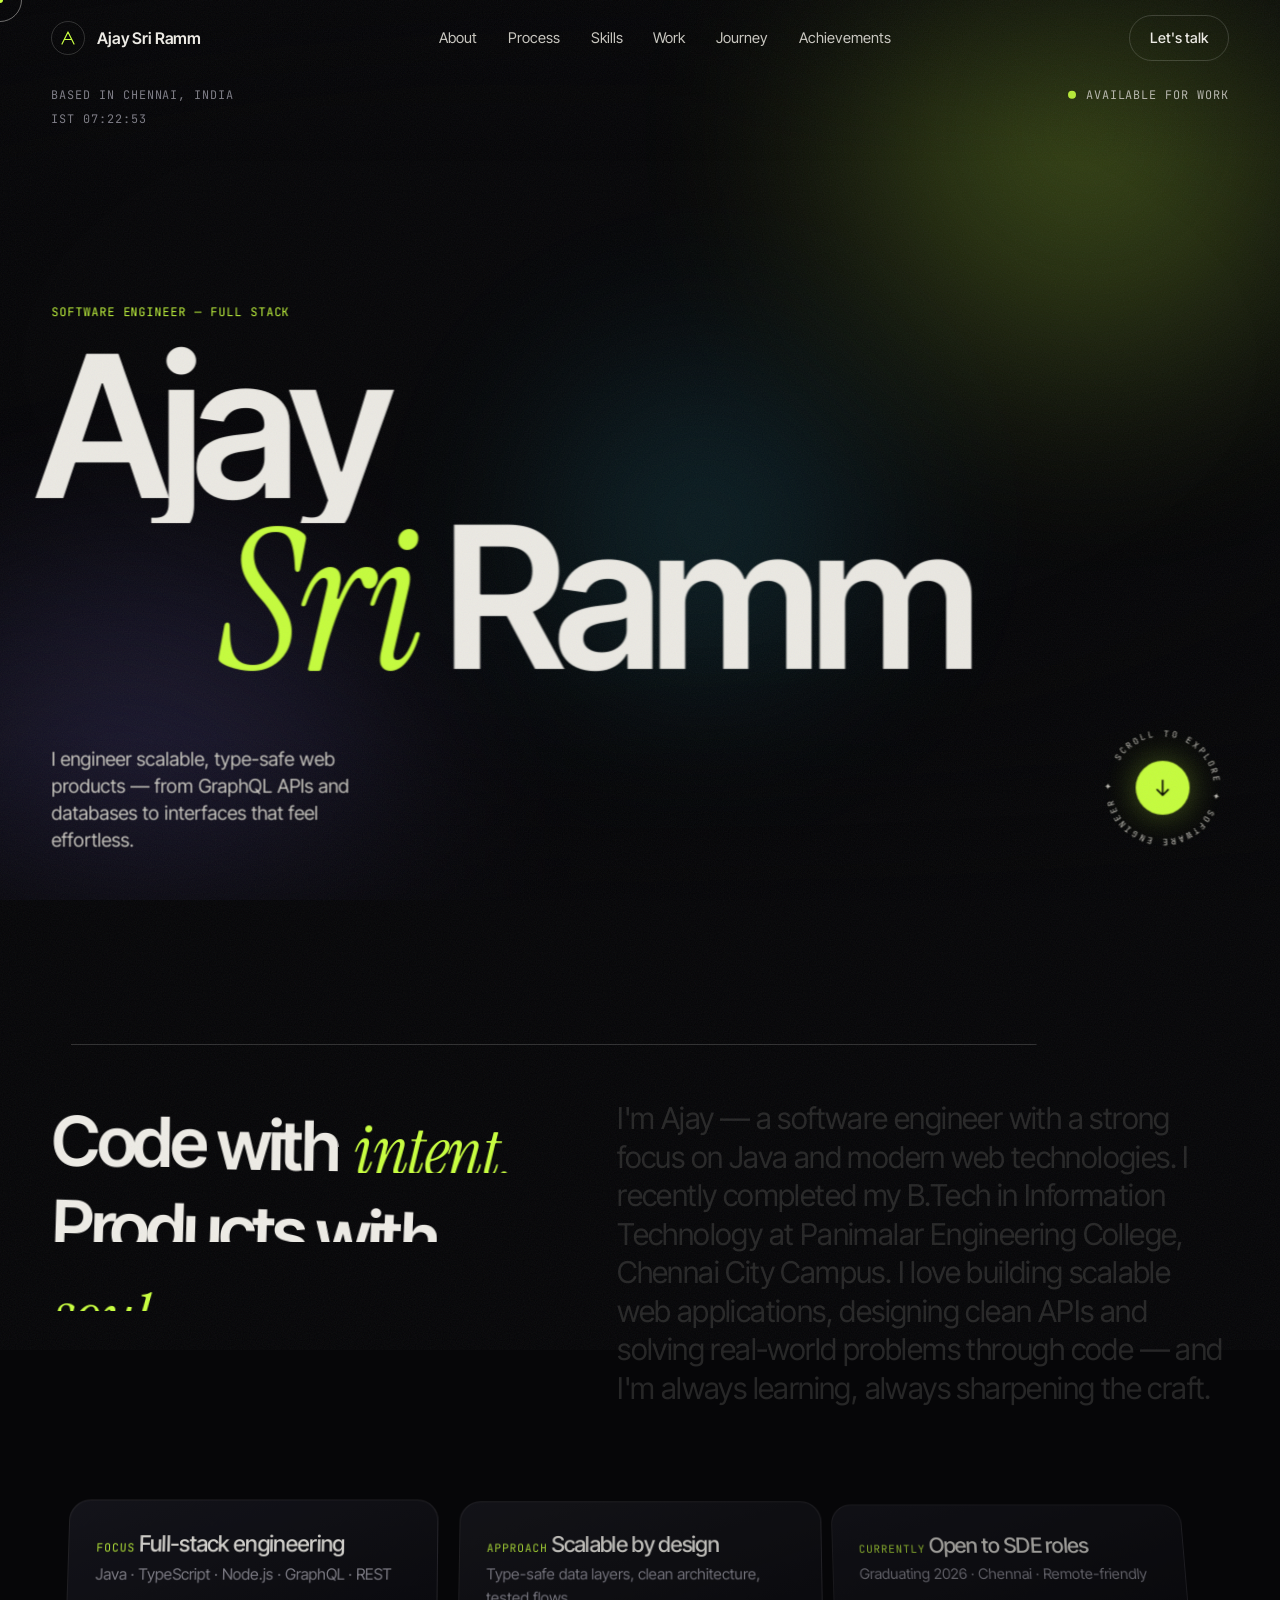
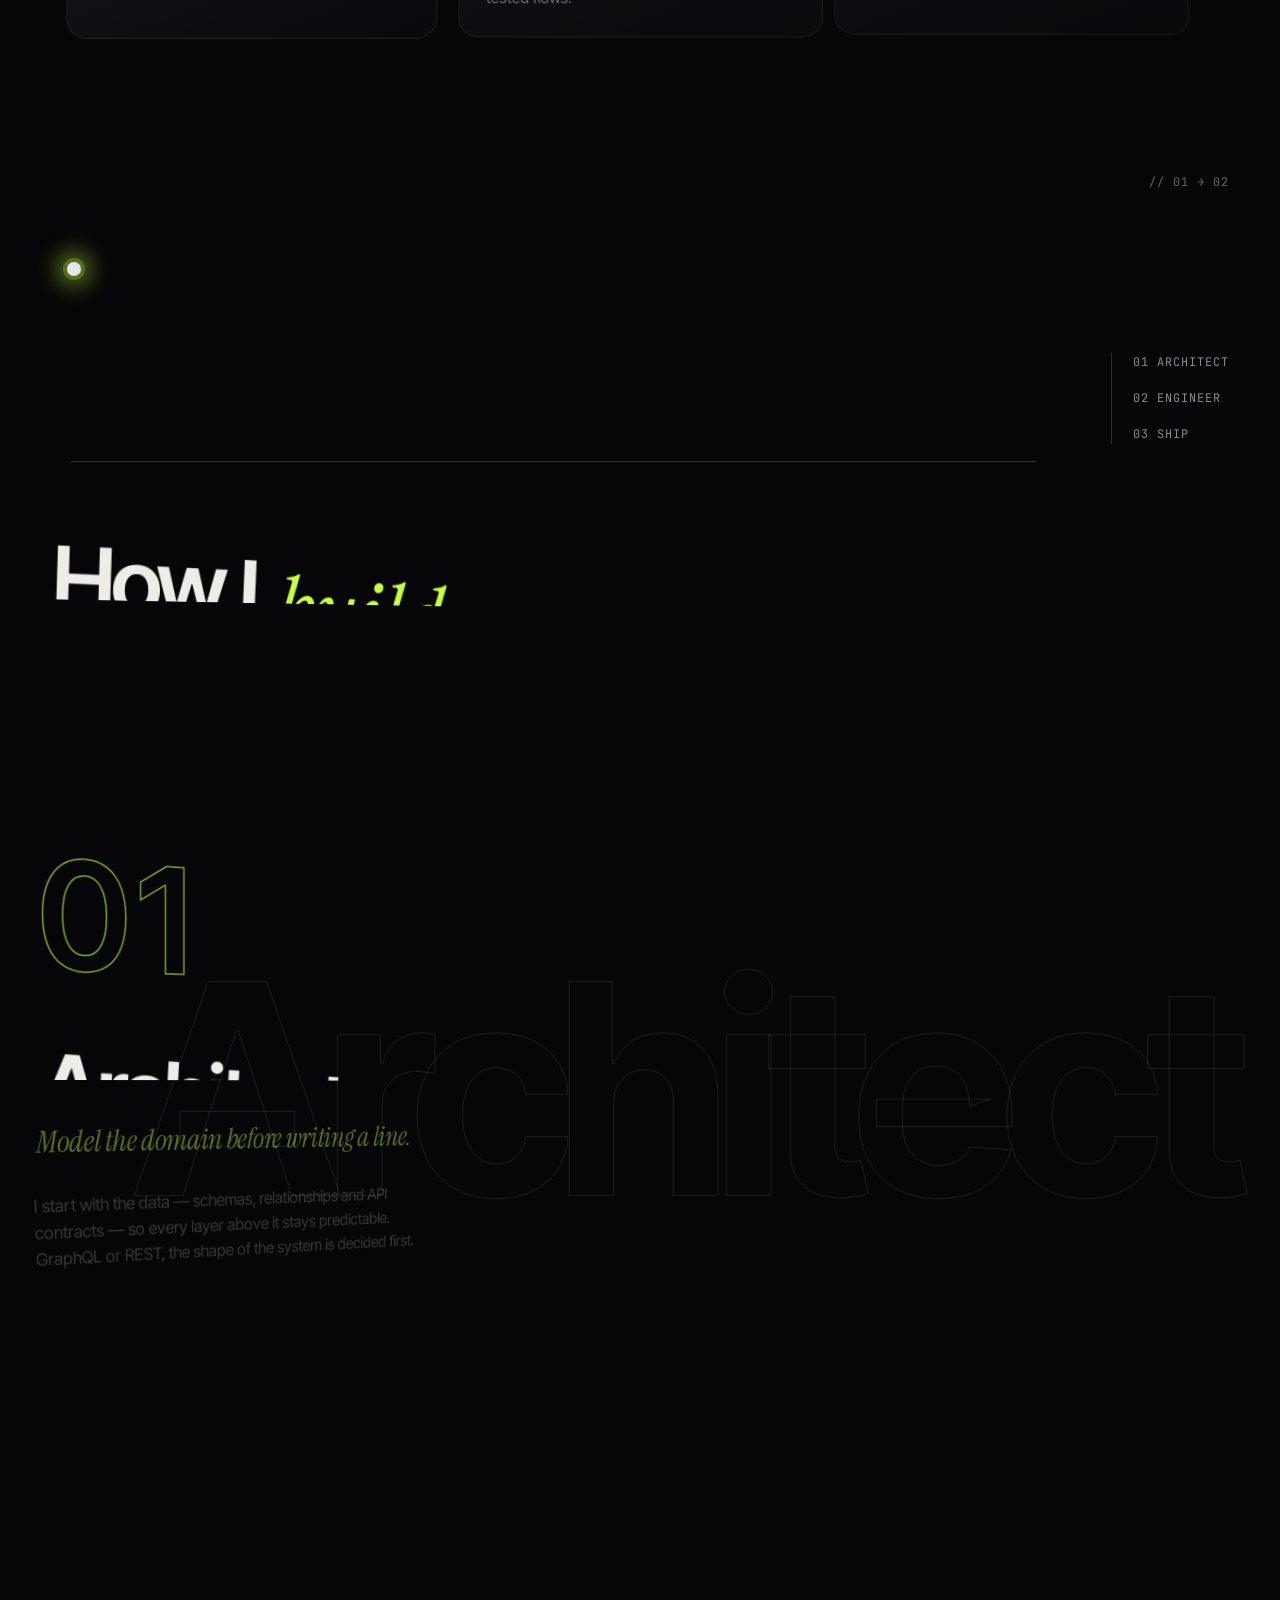
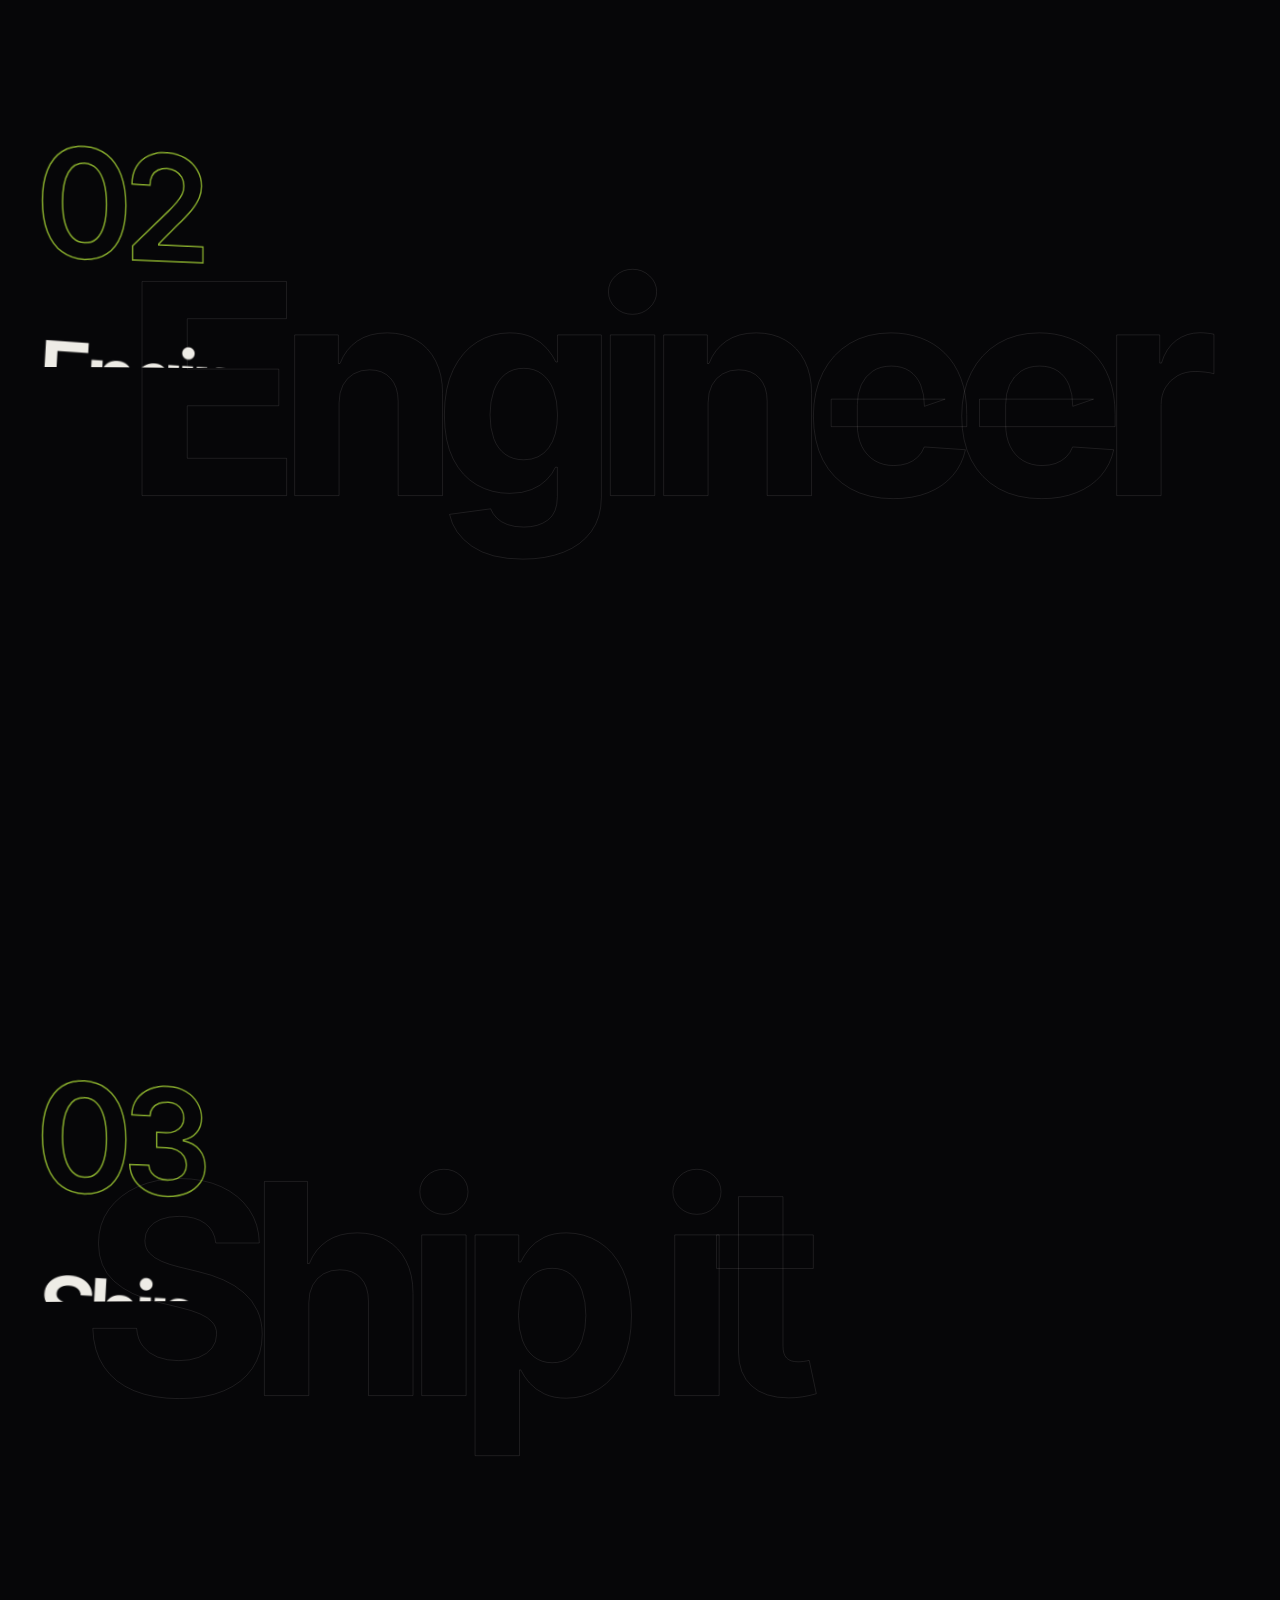
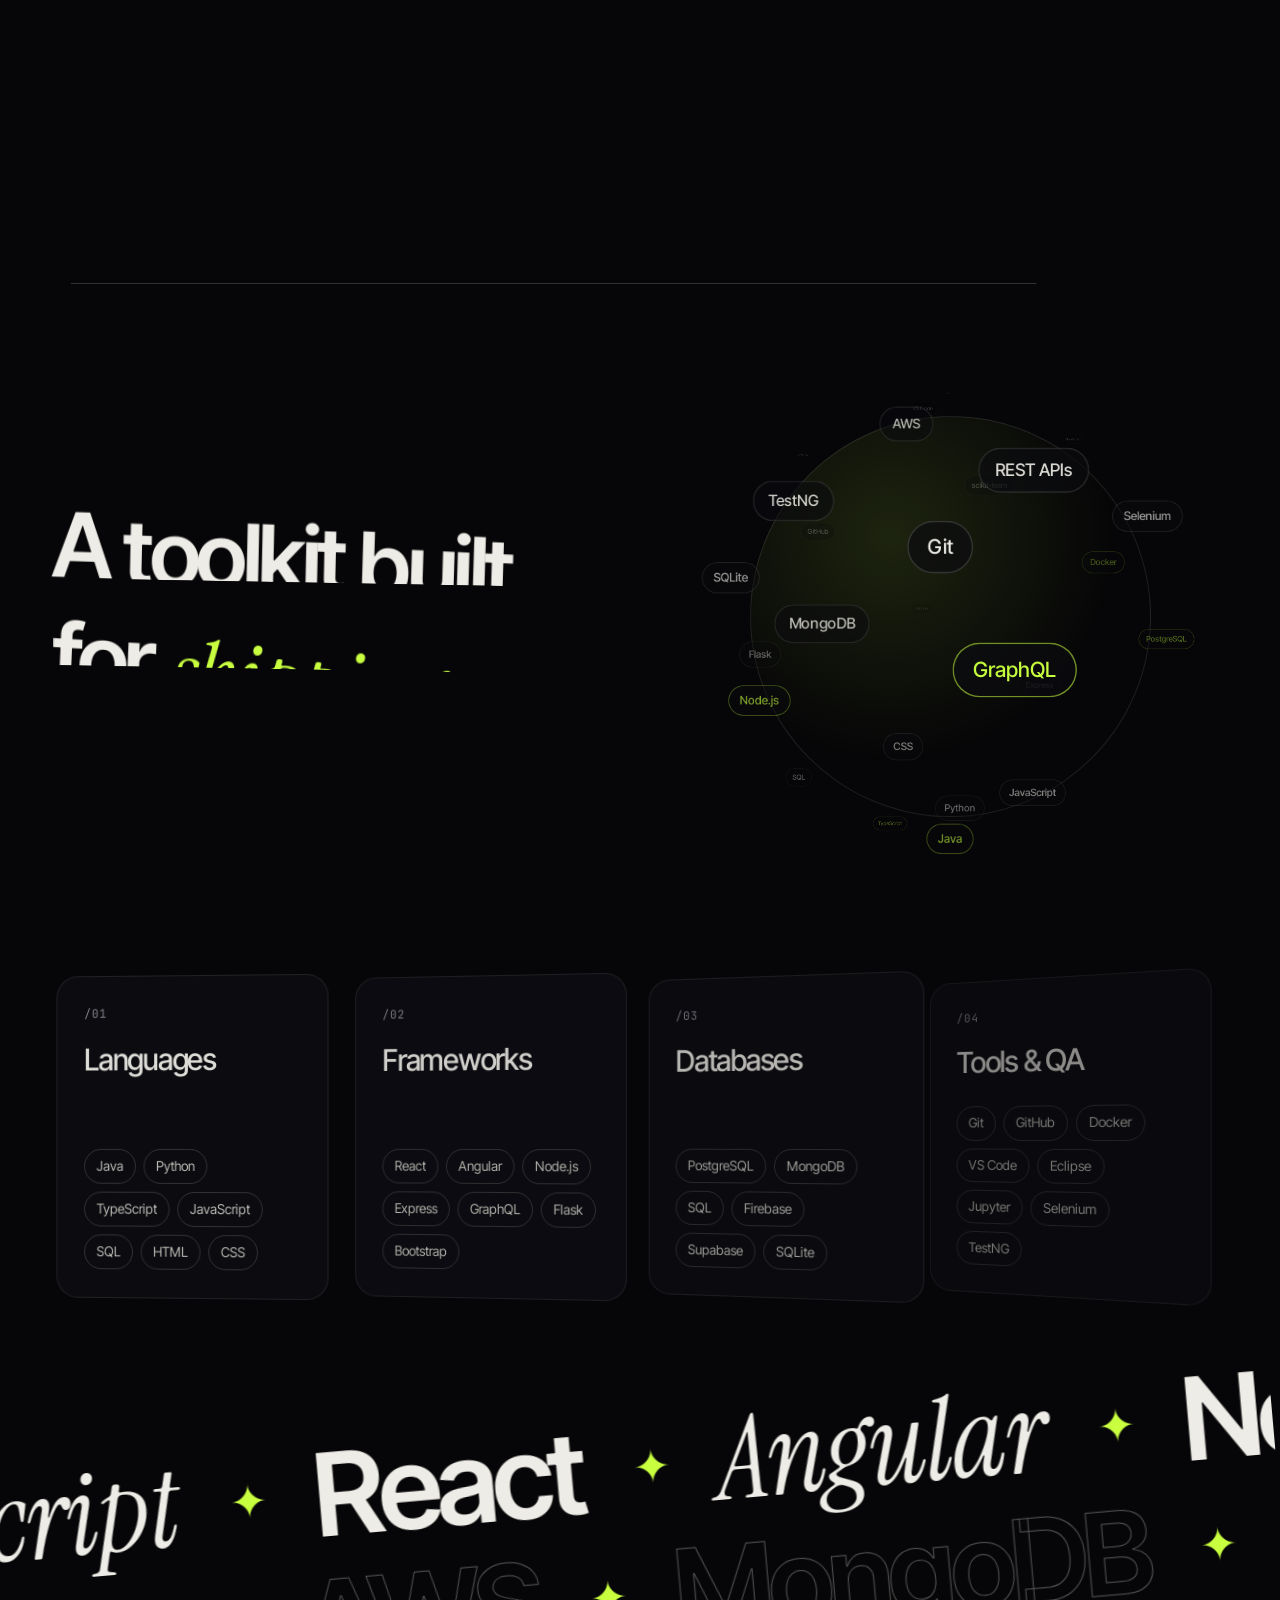
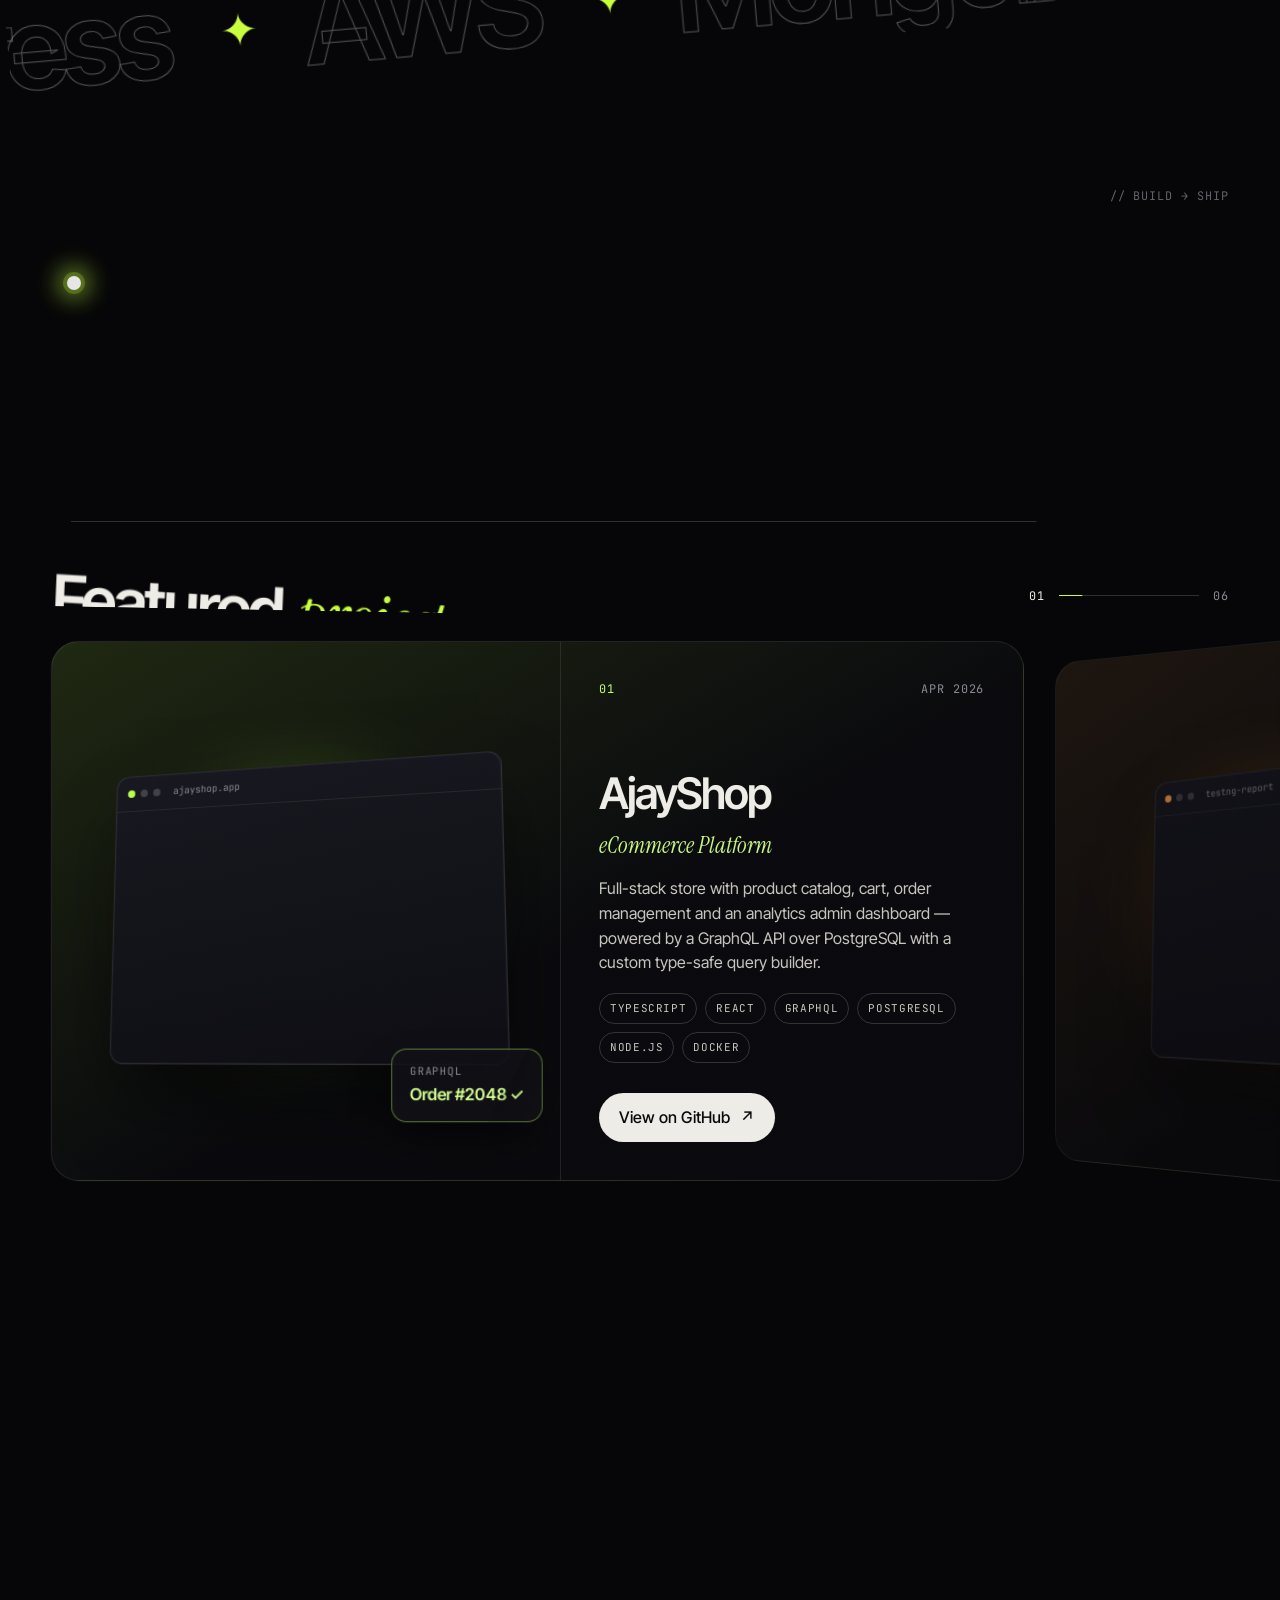
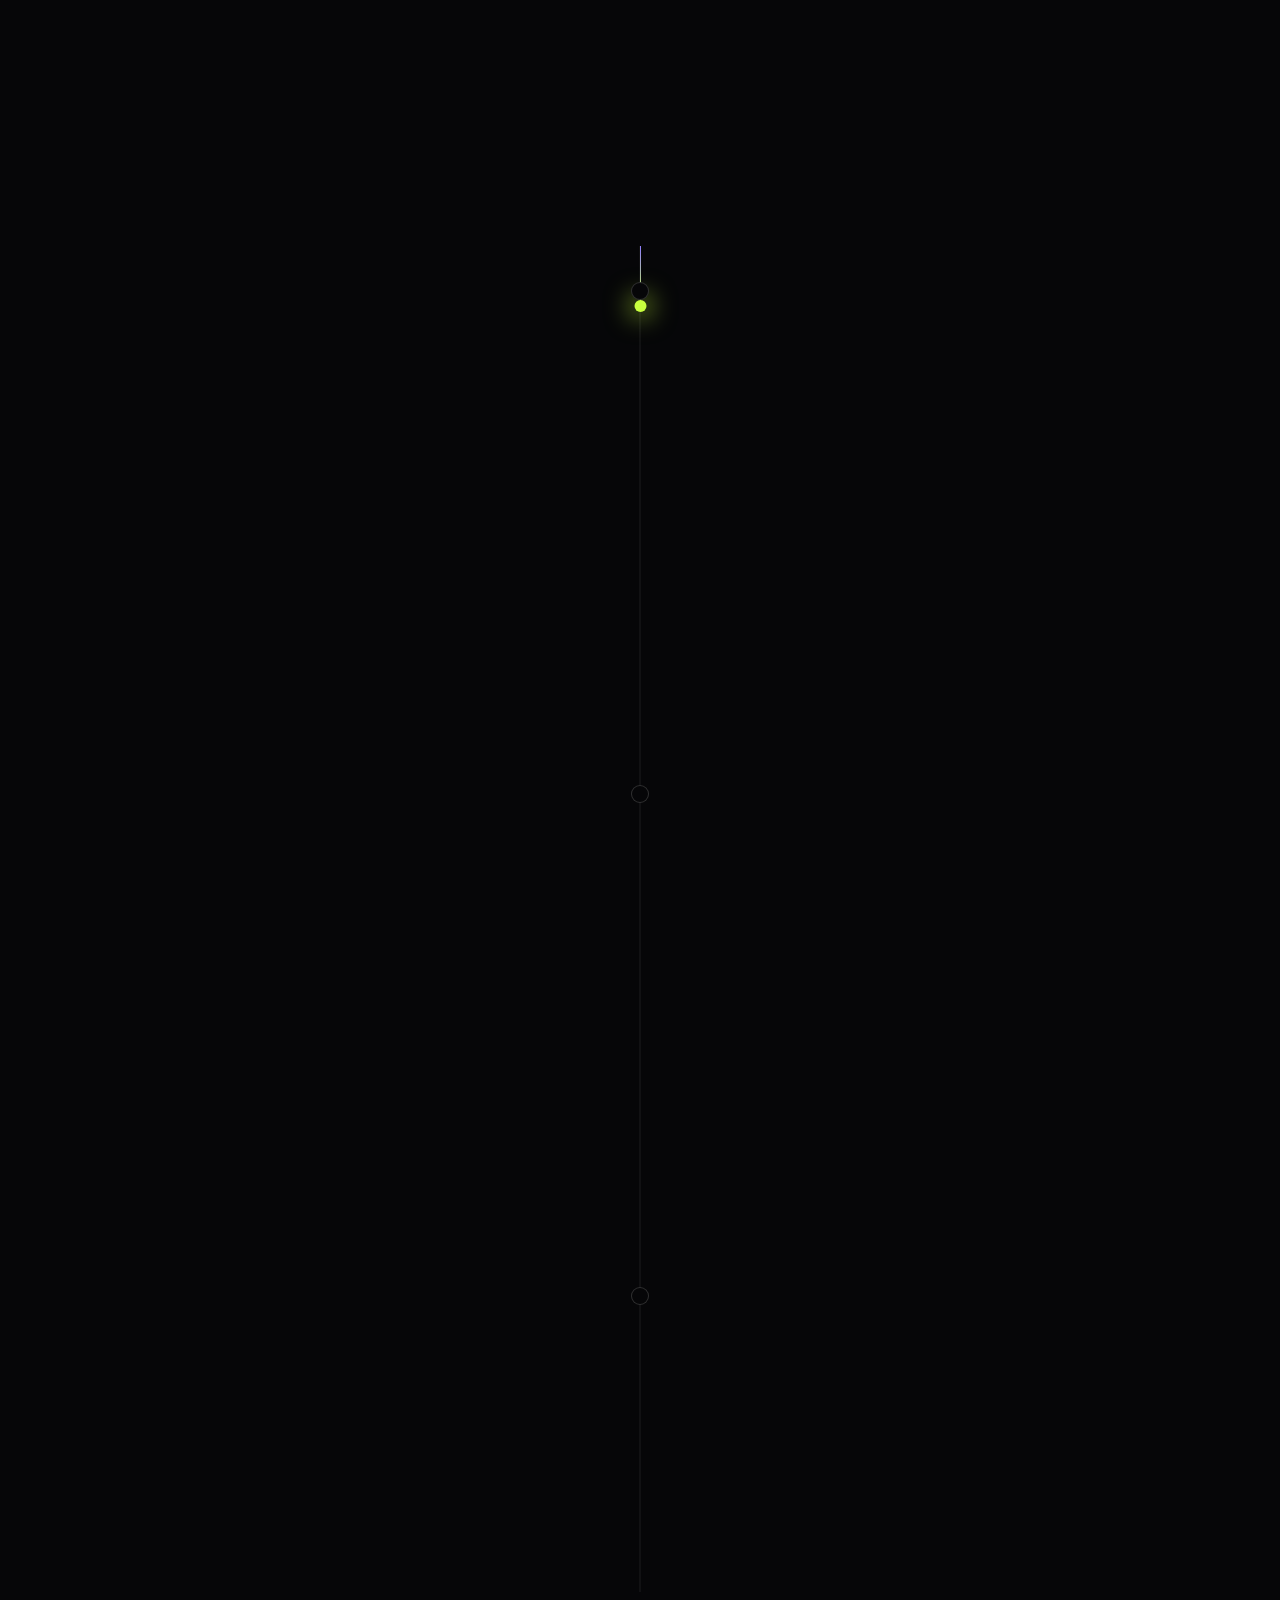
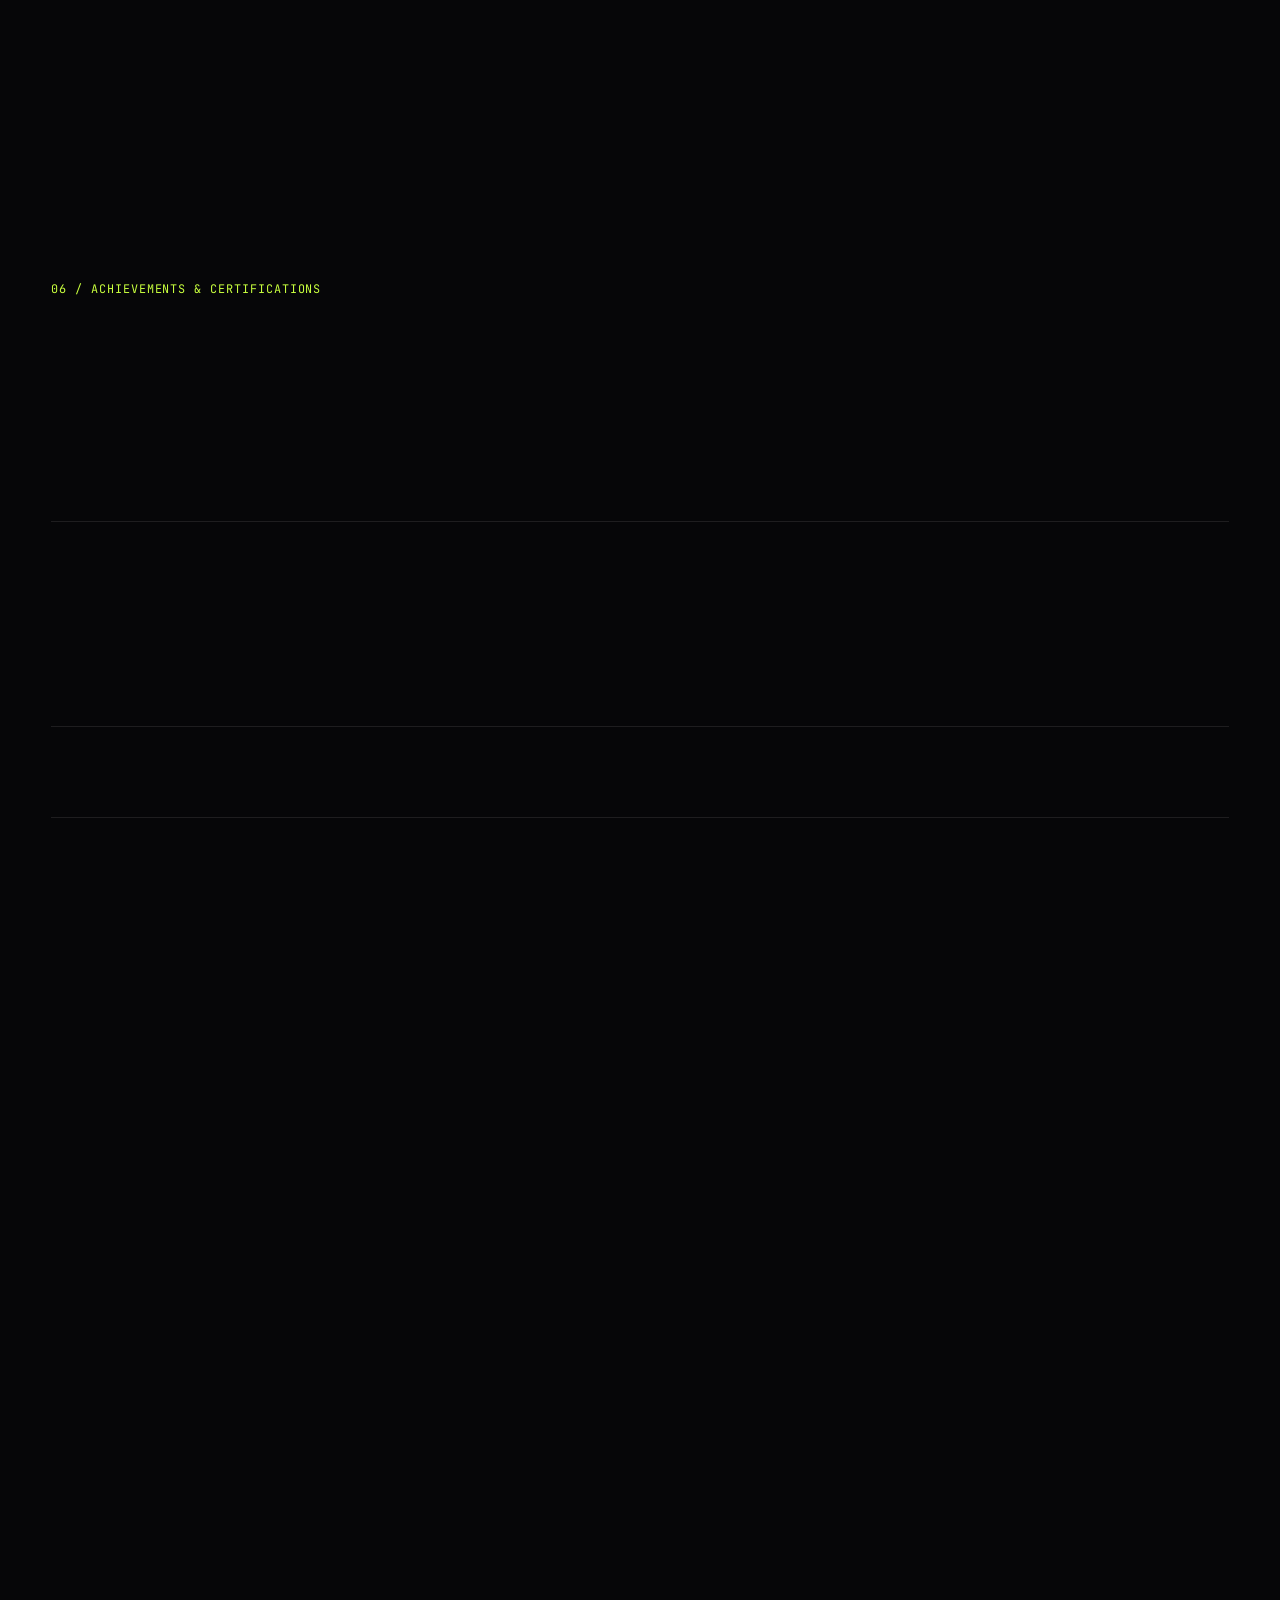
<file: index.html>
<!doctype html>
<html lang="en">
<head>
  <meta charset="utf-8" />
  <meta name="viewport" content="width=device-width, initial-scale=1, viewport-fit=cover" />
  <title>Ajay Sri Ramm — Software Engineer</title>
  <meta name="description" content="B. Ajay Sri Ramm — Software Engineer building scalable full-stack products with Java, TypeScript and modern web technologies." />
  <meta name="theme-color" content="#060608" />
  <meta property="og:title" content="Ajay Sri Ramm — Software Engineer" />
  <meta property="og:description" content="Full-stack software engineer. Java, TypeScript, React, Angular, Node.js, PostgreSQL." />
  <meta property="og:type" content="website" />
  <link rel="icon" href="/favicon.svg" type="image/svg+xml" />

  <link rel="preconnect" href="https://fonts.googleapis.com" />
  <link rel="preconnect" href="https://fonts.gstatic.com" crossorigin />
  <link href="https://fonts.googleapis.com/css2?family=Inter+Tight:wght@300;400;500;600;700&family=Instrument+Serif:ital@0;1&family=JetBrains+Mono:wght@400;500&display=swap" rel="stylesheet" />
  <link rel="stylesheet" href="/assets/css/style.css" />

  <script>
    // Boot flags: run before paint so hidden initial states never flash.
    (function () {
      var d = document.documentElement;
      d.classList.add('js');
      var reduce = window.matchMedia('(prefers-reduced-motion: reduce)').matches;
      if (reduce) d.classList.add('reduced-motion');
      // Safety net: if scripts fail, never leave the visitor stuck behind the loader.
      window.__bootTimer = setTimeout(function () {
        if (!window.__booted) { d.classList.remove('js'); d.classList.add('no-boot'); }
      }, 9000);
    })();
  </script>

  <script type="importmap">
    {
      "imports": {
        "three": "/assets/vendor/three-0.170.0/three.module.min.js",
        "three/addons/": "/assets/vendor/three-0.170.0/addons/"
      }
    }
  </script>
  <link rel="modulepreload" href="/assets/js/main.js" />
</head>
<body>
  <a class="skip-link" href="#main">Skip to content</a>

  <!-- ===== Loader ===== -->
  <div class="loader" id="loader" aria-hidden="true">
    <div class="loader__panels">
      <span></span><span></span><span></span><span></span><span></span>
    </div>
    <div class="loader__inner">
      <div class="loader__top">
        <span class="mono">Portfolio / 2026</span>
        <span class="mono">Software Engineer</span>
      </div>
      <div class="loader__name">
        <span class="loader__word">Ajay</span>
        <span class="loader__word loader__word--serif">Sri&nbsp;Ramm</span>
      </div>
      <div class="loader__bottom">
        <div class="loader__bar"><i></i></div>
        <div class="loader__count"><span id="loaderCount">000</span><sup>%</sup></div>
      </div>
    </div>
  </div>

  <!-- ===== WebGL stage & ambience ===== -->
  <canvas class="stage" id="stage" aria-hidden="true"></canvas>
  <div class="fallback-bg" aria-hidden="true"><i></i><i></i><i></i></div>
  <div class="vignette" aria-hidden="true"></div>
  <div class="grain" aria-hidden="true"></div>

  <!-- ===== Cursor ===== -->
  <div class="cursor" aria-hidden="true">
    <div class="cursor__ring"><span class="cursor__label"></span></div>
    <div class="cursor__dot"></div>
  </div>

  <div class="scroll-progress" aria-hidden="true"><i></i></div>

  <!-- ===== Navigation ===== -->
  <header class="nav" id="nav">
    <a href="#hero" class="nav__logo" data-magnetic aria-label="Back to top">
      <svg viewBox="0 0 40 40" aria-hidden="true"><path d="M8 32 L20 8 L32 32 M13 23 H27" fill="none" stroke="currentColor" stroke-width="2.4" stroke-linecap="round" stroke-linejoin="round"/></svg>
      <span>Ajay&nbsp;Sri&nbsp;Ramm</span>
    </a>
    <nav class="nav__links" aria-label="Primary">
      <a href="#about" data-scramble>About</a>
      <a href="#process" data-scramble>Process</a>
      <a href="#skills" data-scramble>Skills</a>
      <a href="#work" data-scramble>Work</a>
      <a href="#journey" data-scramble>Journey</a>
      <a href="#achievements" data-scramble>Achievements</a>
    </nav>
    <a href="#contact" class="nav__cta" data-magnetic><span>Let's talk</span><i></i></a>
    <button class="nav__burger" id="burger" aria-label="Open menu" aria-expanded="false" aria-controls="menu">
      <span></span><span></span>
    </button>
  </header>

  <!-- ===== Mobile menu ===== -->
  <div class="menu" id="menu" aria-hidden="true">
    <div class="menu__bg"></div>
    <div class="menu__inner">
      <span class="mono menu__label">Navigation</span>
      <ul class="menu__list">
        <li><a href="#hero"><em>01</em><span>Home</span></a></li>
        <li><a href="#about"><em>02</em><span>About</span></a></li>
        <li><a href="#process"><em>03</em><span>Process</span></a></li>
        <li><a href="#skills"><em>04</em><span>Skills</span></a></li>
        <li><a href="#work"><em>05</em><span>Work</span></a></li>
        <li><a href="#journey"><em>06</em><span>Journey</span></a></li>
        <li><a href="#achievements"><em>07</em><span>Achievements</span></a></li>
        <li><a href="#contact"><em>08</em><span>Contact</span></a></li>
      </ul>
      <div class="menu__foot">
        <a href="mailto:ajaysriramm90@gmail.com">ajaysriramm90@gmail.com</a>
        <div class="menu__socials">
          <a href="https://www.linkedin.com/in/ajaysriramm" target="_blank" rel="noopener">LinkedIn</a>
          <a href="https://github.com/ajaysriramm90-droid" target="_blank" rel="noopener">GitHub</a>
        </div>
      </div>
    </div>
  </div>

  <main id="main">

    <!-- ===== 01 HERO ===== -->
    <section class="hero" id="hero" data-scene="hero">
      <div class="hero__meta hero__meta--tl mono">
        <span data-intro-fade>Based in Chennai, India</span>
        <span data-intro-fade class="clock" data-clock>IST 00:00:00</span>
      </div>
      <div class="hero__meta hero__meta--tr mono">
        <span data-intro-fade class="status"><i></i>Available for work</span>
      </div>

      <div class="hero__content">
        <p class="hero__eyebrow mono" data-intro-scramble>Software Engineer — Full Stack</p>
        <h1 class="hero__title" aria-label="Ajay Sri Ramm">
          <span class="hero__line"><span class="hero__word" data-hero-split>Ajay</span></span>
          <span class="hero__line hero__line--indent"><span class="hero__word serif" data-hero-split>Sri</span><span class="hero__word" data-hero-split>Ramm</span></span>
        </h1>
        <div class="hero__bottom">
          <p class="hero__lead" data-intro-lines>I engineer scalable, type-safe web products — from GraphQL APIs and databases to interfaces that feel effortless.</p>
          <a href="#about" class="hero__badge" data-intro-fade data-magnetic aria-label="Scroll to explore">
            <svg class="hero__badge-ring" viewBox="0 0 160 160" aria-hidden="true">
              <defs><path id="badgePath" d="M80,80 m-62,0 a62,62 0 1,1 124,0 a62,62 0 1,1 -124,0" /></defs>
              <text><textPath href="#badgePath">SCROLL TO EXPLORE ✦ SOFTWARE ENGINEER ✦ </textPath></text>
            </svg>
            <span class="hero__badge-core"><svg viewBox="0 0 24 24" aria-hidden="true"><path d="M12 4v16m0 0l-6-6m6 6l6-6" fill="none" stroke="currentColor" stroke-width="1.8" stroke-linecap="round" stroke-linejoin="round"/></svg></span>
          </a>
        </div>
      </div>
    </section>

    <!-- ===== 02 ABOUT ===== -->
    <section class="section about" id="about" data-scene="about">
      <div class="container">
        <header class="section__head">
          <span class="section__index mono" data-scramble-in>01 / About</span>
          <span class="section__rule" data-rule></span>
        </header>
        <div class="about__grid">
          <h2 class="about__heading" data-split-heading>
            Code with <em class="serif">intent.</em><br />Products with <em class="serif">soul.</em>
          </h2>
          <p class="about__text" data-word-fill>
            I'm Ajay — a software engineer with a strong focus on Java and modern web technologies. I recently completed my B.Tech in Information Technology at Panimalar Engineering College, Chennai City Campus. I love building scalable web applications, designing clean APIs and solving real-world problems through code — and I'm always learning, always sharpening the craft.
          </p>
        </div>
        <div class="about__cards">
          <article class="mini-card" data-tilt>
            <span class="mono">Focus</span>
            <strong>Full-stack engineering</strong>
            <p>Java · TypeScript · Node.js · GraphQL · REST</p>
          </article>
          <article class="mini-card" data-tilt>
            <span class="mono">Approach</span>
            <strong>Scalable by design</strong>
            <p>Type-safe data layers, clean architecture, tested flows.</p>
          </article>
          <article class="mini-card" data-tilt>
            <span class="mono">Currently</span>
            <strong>Open to SDE roles</strong>
            <p>Graduating 2026 · Chennai · Remote-friendly</p>
          </article>
        </div>
      </div>
    </section>


    <!-- Scroll-drawn circuit divider -->
    <div class="divider" data-divider aria-hidden="true">
      <svg viewBox="0 0 1440 200" preserveAspectRatio="none">
        <path pathLength="1" class="divider__trace divider__trace--main" d="M0 100 H250 L300 55 H560 L605 100 H835 L880 150 H1115 L1160 100 H1440" />
        <path pathLength="1" class="divider__trace" d="M0 132 H190 L235 172 H690 L735 132 H1000 L1045 88 H1440" />
        <path pathLength="1" class="divider__trace" d="M0 68 H410 L455 26 H975 L1020 68 H1440" />
      </svg>
      <i class="divider__node" style="left:20.8%;top:27.5%"></i>
      <i class="divider__node" style="left:42%;top:50%"></i>
      <i class="divider__node" style="left:61.1%;top:75%"></i>
      <i class="divider__node" style="left:80.5%;top:50%"></i>
      <i class="divider__node divider__node--sm" style="left:16.3%;top:86%"></i>
      <i class="divider__node divider__node--sm" style="left:72.6%;top:44%"></i>
      <i class="divider__node divider__node--sm" style="left:31.6%;top:13%"></i>
      <span class="divider__label mono">// 01 → 02</span>
      <i class="divider__packet"></i>
    </div>

    <!-- ===== PROCESS (scroll-driven 3D chapter) ===== -->
    <section class="process" id="process">
      <div class="container">
        <header class="section__head">
          <span class="section__index mono" data-scramble-in>02 / Process</span>
          <span class="section__rule" data-rule></span>
        </header>
        <h2 class="section__title process__title" data-split-heading data-skew>How I <em class="serif">build.</em></h2>
      </div>

      <aside class="process__rail" aria-hidden="true">
        <div class="process__rail-inner">
          <span class="mono" data-rail="0">01 Architect</span>
          <span class="mono" data-rail="1">02 Engineer</span>
          <span class="mono" data-rail="2">03 Ship</span>
          <i class="process__rail-line"><b></b></i>
        </div>
      </aside>

      <div class="process__steps">
        <article class="step" data-scene="process1" data-step="0">
          <span class="step__bg" aria-hidden="true">Architect</span>
          <div class="container step__inner">
            <div class="step__text">
              <span class="step__no">01</span>
              <h3 class="step__title" data-split-heading>Architect</h3>
              <p class="step__lead serif" data-reveal>Model the domain before writing a line.</p>
              <p class="step__desc" data-reveal>I start with the data — schemas, relationships and API contracts — so every layer above it stays predictable. GraphQL or REST, the shape of the system is decided first.</p>
              <ul class="step__list" data-reveal><li>Data modelling</li><li>API design</li><li>PostgreSQL · MongoDB</li><li>Type-safe queries</li></ul>
            </div>
          </div>
        </article>

        <article class="step" data-scene="process2" data-step="1">
          <span class="step__bg" aria-hidden="true">Engineer</span>
          <div class="container step__inner">
            <div class="step__text">
              <span class="step__no">02</span>
              <h3 class="step__title" data-split-heading>Engineer</h3>
              <p class="step__lead serif" data-reveal>Clean code, tested hard.</p>
              <p class="step__desc" data-reveal>Java and TypeScript across the stack — React or Angular on the front, Node.js, Express and Flask behind it — with authentication, role-based access and automated tests with Selenium and TestNG.</p>
              <ul class="step__list" data-reveal><li>Java · TypeScript</li><li>React · Angular</li><li>JWT &amp; RBAC</li><li>Selenium · TestNG</li></ul>
            </div>
          </div>
        </article>

        <article class="step" data-scene="process3" data-step="2">
          <span class="step__bg" aria-hidden="true">Ship&nbsp;it</span>
          <div class="container step__inner">
            <div class="step__text">
              <span class="step__no">03</span>
              <h3 class="step__title" data-split-heading>Ship</h3>
              <p class="step__lead serif" data-reveal>Containerised, versioned, deployed.</p>
              <p class="step__desc" data-reveal>Docker images, clean Git workflows and cloud foundations from AWS Academy — so what works on my machine works everywhere, and keeps improving release after release.</p>
              <ul class="step__list" data-reveal><li>Docker</li><li>Git · GitHub</li><li>AWS Cloud</li><li>Performance tuning</li></ul>
            </div>
          </div>
        </article>
      </div>
    </section>

    <!-- ===== 03 SKILLS ===== -->
    <section class="section skills" id="skills" data-scene="skills">
      <div class="container">
        <header class="section__head">
          <span class="section__index mono" data-scramble-in>03 / Skills &amp; Expertise</span>
          <span class="section__rule" data-rule></span>
        </header>
        <div class="skills__grid">
          <div class="skills__intro">
            <h2 class="section__title" data-split-heading data-skew>A toolkit built for <em class="serif">shipping.</em></h2>
            <p class="muted" data-reveal>Drag, hover or tap the sphere — every node is a technology I've used to build real products.</p>
          </div>
          <div class="sphere" id="sphere" data-cursor="Drag" aria-label="Interactive skills sphere" role="img"></div>
        </div>

        <div class="skill-cards">
          <article class="skill-card" data-spotlight>
            <span class="skill-card__no mono">/01</span>
            <h3>Languages</h3>
            <ul><li>Java</li><li>Python</li><li>TypeScript</li><li>JavaScript</li><li>SQL</li><li>HTML</li><li>CSS</li></ul>
          </article>
          <article class="skill-card" data-spotlight>
            <span class="skill-card__no mono">/02</span>
            <h3>Frameworks</h3>
            <ul><li>React</li><li>Angular</li><li>Node.js</li><li>Express</li><li>GraphQL</li><li>Flask</li><li>Bootstrap</li></ul>
          </article>
          <article class="skill-card" data-spotlight>
            <span class="skill-card__no mono">/03</span>
            <h3>Databases</h3>
            <ul><li>PostgreSQL</li><li>MongoDB</li><li>SQL</li><li>Firebase</li><li>Supabase</li><li>SQLite</li></ul>
          </article>
          <article class="skill-card" data-spotlight>
            <span class="skill-card__no mono">/04</span>
            <h3>Tools &amp; QA</h3>
            <ul><li>Git</li><li>GitHub</li><li>Docker</li><li>VS Code</li><li>Eclipse</li><li>Jupyter</li><li>Selenium</li><li>TestNG</li></ul>
          </article>
        </div>
      </div>

      <div class="marquee" data-marquee aria-hidden="true">
        <div class="marquee__row" data-dir="1">
          <span>Java</span><b>✦</b><span class="serif">TypeScript</span><b>✦</b><span>React</span><b>✦</b><span class="serif">Angular</span><b>✦</b><span>Node.js</span><b>✦</b><span class="serif">GraphQL</span><b>✦</b><span>PostgreSQL</span><b>✦</b><span class="serif">Docker</span><b>✦</b>
        </div>
        <div class="marquee__row marquee__row--outline" data-dir="-1">
          <span>MongoDB</span><b>✦</b><span>Python</span><b>✦</b><span>Flask</span><b>✦</b><span>scikit-learn</span><b>✦</b><span>Selenium</span><b>✦</b><span>Supabase</span><b>✦</b><span>Express</span><b>✦</b><span>AWS</span><b>✦</b>
        </div>
      </div>
    </section>


    <!-- Scroll-drawn circuit divider -->
    <div class="divider" data-divider aria-hidden="true">
      <svg viewBox="0 0 1440 200" preserveAspectRatio="none">
        <path pathLength="1" class="divider__trace divider__trace--main" d="M0 100 H250 L300 55 H560 L605 100 H835 L880 150 H1115 L1160 100 H1440" />
        <path pathLength="1" class="divider__trace" d="M0 132 H190 L235 172 H690 L735 132 H1000 L1045 88 H1440" />
        <path pathLength="1" class="divider__trace" d="M0 68 H410 L455 26 H975 L1020 68 H1440" />
      </svg>
      <i class="divider__node" style="left:20.8%;top:27.5%"></i>
      <i class="divider__node" style="left:42%;top:50%"></i>
      <i class="divider__node" style="left:61.1%;top:75%"></i>
      <i class="divider__node" style="left:80.5%;top:50%"></i>
      <i class="divider__node divider__node--sm" style="left:16.3%;top:86%"></i>
      <i class="divider__node divider__node--sm" style="left:72.6%;top:44%"></i>
      <i class="divider__node divider__node--sm" style="left:31.6%;top:13%"></i>
      <span class="divider__label mono">// build → ship</span>
      <i class="divider__packet"></i>
    </div>

    <!-- ===== 04 WORK ===== -->
    <section class="section work" id="work" data-scene="work">
      <div class="work__pin">
        <div class="container work__head">
          <header class="section__head">
            <span class="section__index mono" data-scramble-in>04 / Selected Work</span>
            <span class="section__rule" data-rule></span>
          </header>
          <div class="work__title-row">
            <h2 class="section__title" data-split-heading data-skew>Featured <em class="serif">projects.</em></h2>
            <div class="work__progress mono" aria-hidden="true"><span id="workCurrent">01</span><i><b id="workBar"></b></i><span>06</span></div>
          </div>
        </div>

        <div class="work__track" id="workTrack">
          <article class="project" style="--h:84" data-cursor="View">
            <div class="project__inner">
              <div class="project__visual" aria-hidden="true">
                <div class="pv pv--shop">
                  <i class="pv__glow"></i>
                  <div class="pv__window"><div class="pv__chrome"><b></b><b></b><b></b><span>ajayshop.app</span></div>
                    <div class="pv__grid"><i></i><i></i><i></i><i></i><i></i><i></i></div></div>
                  <div class="pv__chip"><span>GraphQL</span><strong>Order #2048 ✓</strong></div>
                </div>
              </div>
              <div class="project__body">
                <div class="project__top mono"><span>01</span><span>Apr 2026</span></div>
                <h3 class="project__title">AjayShop</h3>
                <p class="project__kind">eCommerce Platform</p>
                <p class="project__desc">Full-stack store with product catalog, cart, order management and an analytics admin dashboard — powered by a GraphQL API over PostgreSQL with a custom type-safe query builder.</p>
                <div class="tags"><span>TypeScript</span><span>React</span><span>GraphQL</span><span>PostgreSQL</span><span>Node.js</span><span>Docker</span></div>
                <a class="project__link" href="https://github.com/ajaysriramm90-droid/my-shop" target="_blank" rel="noopener"><span>View on GitHub</span><i>↗</i></a>
              </div>
            </div>
          </article>

          <article class="project" style="--h:28" data-cursor="View">
            <div class="project__inner">
              <div class="project__visual" aria-hidden="true">
                <div class="pv pv--tests">
                  <i class="pv__glow"></i>
                  <div class="pv__window"><div class="pv__chrome"><b></b><b></b><b></b><span>testng-report</span></div>
                    <div class="pv__list"><i></i><i></i><i></i><i></i><i></i></div></div>
                  <div class="pv__chip"><span>Selenium</span><strong>48 / 48 passed</strong></div>
                </div>
              </div>
              <div class="project__body">
                <div class="project__top mono"><span>02</span><span>Mar 2026</span></div>
                <h3 class="project__title">IPL Test Automation</h3>
                <p class="project__kind">QA Automation Framework</p>
                <p class="project__desc">An automated testing framework for IPL web applications — validating match data, team details and dynamic content with Selenium and TestNG for reliable, repeatable results.</p>
                <div class="tags"><span>Java</span><span>Selenium</span><span>TestNG</span></div>
                <a class="project__link" href="https://github.com/ajaysriramm90-droid/IPL-testing" target="_blank" rel="noopener"><span>View on GitHub</span><i>↗</i></a>
              </div>
            </div>
          </article>

          <article class="project" style="--h:190" data-cursor="View">
            <div class="project__inner">
              <div class="project__visual" aria-hidden="true">
                <div class="pv pv--cal">
                  <i class="pv__glow"></i>
                  <div class="pv__window"><div class="pv__chrome"><b></b><b></b><b></b><span>hms / appointments</span></div>
                    <div class="pv__cal"><i></i><i></i><i></i><i></i><i></i><i></i><i></i><i></i><i></i><i></i><i></i><i></i><i></i><i></i></div></div>
                  <div class="pv__chip"><span>Flask</span><strong>Dr. Rao · 10:30</strong></div>
                </div>
              </div>
              <div class="project__body">
                <div class="project__top mono"><span>03</span><span>Feb 2026</span></div>
                <h3 class="project__title">Hospital Management</h3>
                <p class="project__kind">Healthcare System</p>
                <p class="project__desc">Streamlines patient registration, appointment scheduling and medical records, with modules for doctors, bookings and billing to improve operational efficiency.</p>
                <div class="tags"><span>Python</span><span>Flask</span><span>PostgreSQL</span><span>HTML</span><span>CSS</span></div>
                <a class="project__link" href="https://github.com/ajaysriramm90-droid/HMS" target="_blank" rel="noopener"><span>View on GitHub</span><i>↗</i></a>
              </div>
            </div>
          </article>

          <article class="project" style="--h:150" data-cursor="View">
            <div class="project__inner">
              <div class="project__visual" aria-hidden="true">
                <div class="pv pv--chart">
                  <i class="pv__glow"></i>
                  <div class="pv__window"><div class="pv__chrome"><b></b><b></b><b></b><span>finance / overview</span></div>
                    <div class="pv__bars"><i style="--v:.45"></i><i style="--v:.7"></i><i style="--v:.35"></i><i style="--v:.85"></i><i style="--v:.6"></i><i style="--v:.95"></i><i style="--v:.5"></i></div></div>
                  <div class="pv__chip"><span>Savings</span><strong>+24.6% ↑</strong></div>
                </div>
              </div>
              <div class="project__body">
                <div class="project__top mono"><span>04</span><span>Jan 2026</span></div>
                <h3 class="project__title">Finance &amp; Expense Tracker</h3>
                <p class="project__kind">MEAN Stack App</p>
                <p class="project__desc">Manage income, expenses and overall financial activity with real-time tracking and analytics, behind a modern Angular frontend with JWT auth and role-based access control.</p>
                <div class="tags"><span>TypeScript</span><span>Angular</span><span>Node.js</span><span>Express</span><span>MongoDB</span><span>Docker</span></div>
                <a class="project__link" href="https://github.com/ajaysriramm90-droid/Personal-Finance-Expense-Tracker" target="_blank" rel="noopener"><span>View on GitHub</span><i>↗</i></a>
              </div>
            </div>
          </article>

          <article class="project" style="--h:255" data-cursor="View">
            <div class="project__inner">
              <div class="project__visual" aria-hidden="true">
                <div class="pv pv--table">
                  <i class="pv__glow"></i>
                  <div class="pv__window"><div class="pv__chrome"><b></b><b></b><b></b><span>inventory / stock</span></div>
                    <div class="pv__table"><i></i><i></i><i></i><i></i><i></i><i></i></div></div>
                  <div class="pv__chip"><span>Low stock</span><strong>3 items ⚑</strong></div>
                </div>
              </div>
              <div class="project__body">
                <div class="project__top mono"><span>05</span><span>Jan 2026</span></div>
                <h3 class="project__title">Inventory &amp; Mini CRM</h3>
                <p class="project__kind">Business Dashboard</p>
                <p class="project__desc">A MEAN stack dashboard for small businesses to manage inventory, track products, monitor stock and customers — with powerful search &amp; filters and secure JWT authentication.</p>
                <div class="tags"><span>TypeScript</span><span>Angular</span><span>Node.js</span><span>MongoDB</span><span>Bootstrap</span><span>Docker</span></div>
                <a class="project__link" href="https://github.com/ajaysriramm90-droid/Inventory-Management-System" target="_blank" rel="noopener"><span>View on GitHub</span><i>↗</i></a>
              </div>
            </div>
          </article>

          <article class="project" style="--h:320" data-cursor="View">
            <div class="project__inner">
              <div class="project__visual" aria-hidden="true">
                <div class="pv pv--nodes">
                  <i class="pv__glow"></i>
                  <div class="pv__window"><div class="pv__chrome"><b></b><b></b><b></b><span>model / predict</span></div>
                    <div class="pv__nodes"><i></i><i></i><i></i><i></i><i></i><i></i><i></i><i></i><i></i></div></div>
                  <div class="pv__chip"><span>Confidence</span><strong>92.4%</strong></div>
                </div>
              </div>
              <div class="project__body">
                <div class="project__top mono"><span>06</span><span>Dec 2025</span></div>
                <h3 class="project__title">Disease Prediction</h3>
                <p class="project__kind">Machine Learning System</p>
                <p class="project__desc">Analyses user-provided symptoms and predicts possible diseases using machine-learning algorithms, with an intuitive UI that collects inputs and presents results clearly.</p>
                <div class="tags"><span>Python</span><span>scikit-learn</span><span>HTML</span><span>CSS</span></div>
                <a class="project__link" href="https://github.com/ajaysriramm90-droid/Disease-prediction-Model" target="_blank" rel="noopener"><span>View on GitHub</span><i>↗</i></a>
              </div>
            </div>
          </article>
        </div>
      </div>
    </section>

    <!-- ===== 05 JOURNEY ===== -->
    <section class="section journey" id="journey" data-scene="journey">
      <div class="container">
        <header class="section__head">
          <span class="section__index mono" data-scramble-in>05 / Experience &amp; Education</span>
          <span class="section__rule" data-rule></span>
        </header>
        <h2 class="section__title" data-split-heading data-skew>The <em class="serif">journey</em> so far.</h2>

        <div class="timeline" id="timeline">
          <div class="timeline__line"><i class="timeline__fill"></i><i class="timeline__head"></i></div>

          <article class="t-item" data-side="left">
            <div class="t-item__dot"></div>
            <div class="t-item__card" data-tilt>
              <span class="t-item__date mono">Jul 2025 — Aug 2025</span>
              <h3>Full Stack Development Intern</h3>
              <p class="t-item__org">Data Reef Technologies</p>
              <ul>
                <li>Developed responsive full-stack web applications using Java, HTML, CSS, JavaScript and SQL.</li>
                <li>Collaborated with the team to implement features, debug issues and optimise application performance.</li>
                <li>Designed and integrated RESTful APIs, managed databases and followed best coding practices.</li>
              </ul>
              <div class="tags"><span>Java</span><span>REST APIs</span><span>SQL</span><span>JavaScript</span></div>
            </div>
          </article>

          <article class="t-item" data-side="right">
            <div class="t-item__dot"></div>
            <div class="t-item__card" data-tilt>
              <span class="t-item__date mono">Jul 2025 — Aug 2025</span>
              <h3>Webpage UI Design Intern</h3>
              <p class="t-item__org">TCS iON</p>
              <ul>
                <li>Developed responsive web interfaces using HTML, CSS and JavaScript.</li>
                <li>Applied UI/UX principles to design user-friendly, visually consistent web pages.</li>
                <li>Gained hands-on experience with modern front-end tools and frameworks.</li>
              </ul>
              <div class="tags"><span>UI/UX</span><span>HTML</span><span>CSS</span><span>JavaScript</span></div>
            </div>
          </article>

          <article class="t-item" data-side="left">
            <div class="t-item__dot"></div>
            <div class="t-item__card" data-tilt>
              <span class="t-item__date mono">2022 — 2026</span>
              <h3>B.Tech, Information Technology</h3>
              <p class="t-item__org">Panimalar Engineering College, Chennai City Campus</p>
              <div class="t-item__gpa">
                <span class="t-item__gpa-num"><span data-count="8.19" data-decimals="2">8.19</span><small>/ 10</small></span>
                <span class="mono">CGPA</span>
              </div>
              <div class="tags"><span>Chennai, Tamil Nadu</span><span>Class of 2026</span></div>
            </div>
          </article>
        </div>
      </div>
    </section>

    <!-- ===== 06 ACHIEVEMENTS ===== -->
    <section class="section achievements" id="achievements" data-scene="achievements">
      <div class="container">
        <header class="section__head">
          <span class="section__index mono" data-scramble-in>06 / Achievements &amp; Certifications</span>
          <span class="section__rule" data-rule></span>
        </header>
        <h2 class="section__title" data-split-heading data-skew>Proof of <em class="serif">craft.</em></h2>

        <div class="stats">
          <div class="stat" data-reveal>
            <span class="stat__num"><span data-count="8.19" data-decimals="2">8.19</span></span>
            <span class="stat__label mono">CGPA in B.Tech IT</span>
          </div>
          <div class="stat" data-reveal>
            <span class="stat__num"><span data-count="6">6</span><sup>+</sup></span>
            <span class="stat__label mono">Full-stack projects</span>
          </div>
          <div class="stat" data-reveal>
            <span class="stat__num"><span data-count="2">2</span></span>
            <span class="stat__label mono">Industry internships</span>
          </div>
          <div class="stat" data-reveal>
            <span class="stat__num"><span data-count="7">7</span></span>
            <span class="stat__label mono">Certifications earned</span>
          </div>
        </div>

        <ul class="certs" id="certs">
          <li class="cert" data-issuer="NASSCOM" data-hue="150"><span class="cert__no mono">01</span><span class="cert__name">Cybersecurity Analysis &amp; Design</span><span class="cert__issuer">NASSCOM · IT-ITES SSC</span><span class="cert__tag mono">Govt. Approved</span></li>
          <li class="cert" data-issuer="TCS iON" data-hue="210"><span class="cert__no mono">02</span><span class="cert__name">Information Security: Practitioner's Perspective</span><span class="cert__issuer">TCS iON</span><span class="cert__tag mono">Security</span></li>
          <li class="cert" data-issuer="Naan Mudhalvan" data-hue="30"><span class="cert__no mono">03</span><span class="cert__name">Full Stack with Java</span><span class="cert__issuer">Naan Mudhalvan</span><span class="cert__tag mono">Govt. Certification</span></li>
          <li class="cert" data-issuer="Google" data-hue="80"><span class="cert__no mono">04</span><span class="cert__name">5-Day AI Agents Intensive Course</span><span class="cert__issuer">Google</span><span class="cert__tag mono">Golden Certification</span></li>
          <li class="cert" data-issuer="NLP" data-hue="280"><span class="cert__no mono">05</span><span class="cert__name">NLP and Text Mining for Beginners</span><span class="cert__issuer">Government Certification</span><span class="cert__tag mono">AI / ML</span></li>
          <li class="cert" data-issuer="TCS iON" data-hue="190"><span class="cert__no mono">06</span><span class="cert__name">Webpage UI Design</span><span class="cert__issuer">TCS iON</span><span class="cert__tag mono">UI / UX</span></li>
          <li class="cert" data-issuer="AWS" data-hue="40"><span class="cert__no mono">07</span><span class="cert__name">AWS Academy Cloud Foundations</span><span class="cert__issuer">AWS Academy Graduate</span><span class="cert__tag mono">Cloud</span></li>
        </ul>
      </div>
      <div class="cert-preview" id="certPreview" aria-hidden="true">
        <div class="cert-preview__inner">
          <span class="mono">Certified by</span>
          <strong id="certPreviewIssuer">—</strong>
          <i class="cert-preview__seal"></i>
        </div>
      </div>
    </section>


    <!-- Scroll-drawn circuit divider -->
    <div class="divider" data-divider aria-hidden="true">
      <svg viewBox="0 0 1440 200" preserveAspectRatio="none">
        <path pathLength="1" class="divider__trace divider__trace--main" d="M0 100 H250 L300 55 H560 L605 100 H835 L880 150 H1115 L1160 100 H1440" />
        <path pathLength="1" class="divider__trace" d="M0 132 H190 L235 172 H690 L735 132 H1000 L1045 88 H1440" />
        <path pathLength="1" class="divider__trace" d="M0 68 H410 L455 26 H975 L1020 68 H1440" />
      </svg>
      <i class="divider__node" style="left:20.8%;top:27.5%"></i>
      <i class="divider__node" style="left:42%;top:50%"></i>
      <i class="divider__node" style="left:61.1%;top:75%"></i>
      <i class="divider__node" style="left:80.5%;top:50%"></i>
      <i class="divider__node divider__node--sm" style="left:16.3%;top:86%"></i>
      <i class="divider__node divider__node--sm" style="left:72.6%;top:44%"></i>
      <i class="divider__node divider__node--sm" style="left:31.6%;top:13%"></i>
      <span class="divider__label mono">// handshake.init()</span>
      <i class="divider__packet"></i>
    </div>

    <!-- ===== 07 CONTACT ===== -->
    <section class="section contact" id="contact" data-scene="contact">
      <div class="container contact__inner">
        <header class="section__head">
          <span class="section__index mono" data-scramble-in>07 / Contact</span>
          <span class="section__rule" data-rule></span>
        </header>
        <h2 class="contact__title" data-split-heading data-skew>
          Let's build something <em class="serif">remarkable</em> together.
        </h2>
        <div class="contact__row">
          <a class="cta" href="mailto:ajaysriramm90@gmail.com" data-magnetic data-cursor="Say hi">
            <span class="cta__fill"></span>
            <span class="cta__text">Get in<br />touch</span>
            <svg class="cta__ring" viewBox="0 0 200 200" aria-hidden="true">
              <defs><path id="circlePath" d="M100,100 m-78,0 a78,78 0 1,1 156,0 a78,78 0 1,1 -156,0" /></defs>
              <text><textPath href="#circlePath">OPEN TO OPPORTUNITIES ✦ SOFTWARE ENGINEER ✦ 2026 ✦ </textPath></text>
            </svg>
          </a>
          <div class="contact__details">
            <button class="contact__email" id="copyEmail" data-cursor="Copy" type="button">
              <span class="mono">Email — click to copy</span>
              <strong>ajaysriramm90@gmail.com</strong>
            </button>
            <div class="contact__links">
              <a href="https://www.linkedin.com/in/ajaysriramm" target="_blank" rel="noopener" data-magnetic class="pill"><span>LinkedIn</span><i>↗</i></a>
              <a href="https://github.com/ajaysriramm90-droid" target="_blank" rel="noopener" data-magnetic class="pill"><span>GitHub</span><i>↗</i></a>
            </div>
          </div>
        </div>
      </div>

      <div class="big-marquee" data-marquee aria-hidden="true">
        <div class="marquee__row" data-dir="-1">
          <span>Available for work</span><b>✦</b><span class="serif">Let's talk</span><b>✦</b><span>Available for work</span><b>✦</b><span class="serif">Let's talk</span><b>✦</b>
        </div>
      </div>

      <div class="signature" aria-hidden="true">
        <span class="signature__outline">Ajay Sri Ramm</span>
        <span class="signature__fill">Ajay Sri Ramm</span>
      </div>

      <footer class="footer container">
        <span class="mono">© 2026 B. Ajay Sri Ramm</span>
        <span class="mono" data-clock>IST 00:00:00</span>
        <a href="#hero" class="mono footer__top" data-magnetic>Back to top ↑</a>
      </footer>
    </section>
  </main>

  <div class="toast" id="toast" role="status" aria-live="polite"></div>

  <script src="/assets/vendor/gsap-3.13.0/gsap.min.js" defer></script>
  <script src="/assets/vendor/gsap-3.13.0/ScrollTrigger.min.js" defer></script>
  <script src="/assets/vendor/gsap-3.13.0/SplitText.min.js" defer></script>
  <script src="/assets/vendor/gsap-3.13.0/ScrambleTextPlugin.min.js" defer></script>
  <script src="/assets/vendor/lenis-1.3.4/lenis.min.js" defer></script>
  <script type="module" src="/assets/js/main.js"></script>
</body>
</html>
</file>
<file: assets/css/style.css>
/* =========================================================
   Ajay Sri Ramm — Portfolio
   Visual direction: Futuristic 3D × Abstract (dark chrome, volt accent)
   ========================================================= */

:root {
  --bg: #060608;
  --bg-2: #0c0c11;
  --bg-3: #13131a;
  --ink: #eeece6;
  --ink-2: #c9c7c0;
  --muted: #8b8a94;
  --line: rgba(238, 236, 230, 0.1);
  --line-2: rgba(238, 236, 230, 0.18);
  --glass: rgba(18, 18, 24, 0.55);
  --accent: #c8ff3e;
  --accent-ink: #0a0c03;
  --accent-2: #8f7dff;

  --f-sans: "Inter Tight", ui-sans-serif, system-ui, -apple-system, "Segoe UI", Roboto, sans-serif;
  --f-serif: "Instrument Serif", ui-serif, Georgia, serif;
  --f-mono: "JetBrains Mono", ui-monospace, SFMono-Regular, Menlo, monospace;

  --gutter: clamp(16px, 4vw, 64px);
  --radius: 22px;
  --ease: cubic-bezier(0.16, 1, 0.3, 1);
  --nav-h: 76px;
  color-scheme: dark;
}

/* ---------- Reset ---------- */
*, *::before, *::after { box-sizing: border-box; }
* { margin: 0; padding: 0; }
html { -webkit-text-size-adjust: 100%; scroll-behavior: smooth; }
html.lenis, html.lenis body { height: auto; }
.lenis.lenis-smooth { scroll-behavior: auto !important; }
.lenis.lenis-smooth [data-lenis-prevent] { overscroll-behavior: contain; }
.lenis.lenis-stopped { overflow: clip; }
body {
  background: var(--bg);
  color: var(--ink);
  font-family: var(--f-sans);
  font-size: 16px;
  line-height: 1.55;
  -webkit-font-smoothing: antialiased;
  -moz-osx-font-smoothing: grayscale;
  overflow-x: clip;
  text-rendering: optimizeLegibility;
}
img, svg, canvas { display: block; max-width: 100%; }
a { color: inherit; text-decoration: none; }
button { font: inherit; color: inherit; background: none; border: 0; cursor: pointer; }
ul { list-style: none; }
::selection { background: var(--accent); color: var(--accent-ink); }

.serif { font-family: var(--f-serif); font-style: italic; font-weight: 400; letter-spacing: -0.01em; }
em.serif { font-style: italic; }
.mono { font-family: var(--f-mono); font-size: 0.74rem; letter-spacing: 0.08em; text-transform: uppercase; }
.muted { color: var(--muted); }

.skip-link {
  position: fixed; left: 16px; top: -60px; z-index: 200;
  background: var(--accent); color: var(--accent-ink); padding: 10px 16px; border-radius: 999px; font-weight: 600;
  transition: top .3s var(--ease);
}
.skip-link:focus { top: 16px; }
:focus-visible { outline: 2px solid var(--accent); outline-offset: 4px; border-radius: 6px; }

.container { width: 100%; max-width: 1480px; margin-inline: auto; padding-inline: var(--gutter); }

/* ---------- Stage / ambience ---------- */
.stage {
  position: fixed; inset: 0; width: 100vw; height: 100vh; height: 100lvh;
  z-index: 0; pointer-events: none;
  opacity: 0; transition: opacity 1.6s var(--ease);
}
.stage.is-ready { opacity: 1; }

.fallback-bg { position: fixed; inset: 0; z-index: 0; pointer-events: none; display: none; overflow: hidden; }
.no-webgl .fallback-bg, .no-boot .fallback-bg { display: block; }
.fallback-bg i {
  position: absolute; width: 60vmax; height: 60vmax; border-radius: 50%; filter: blur(90px); opacity: .32;
  animation: blob 22s ease-in-out infinite alternate;
}
.fallback-bg i:nth-child(1) { background: radial-gradient(circle, #c8ff3e 0%, transparent 65%); top: -20vmax; right: -15vmax; }
.fallback-bg i:nth-child(2) { background: radial-gradient(circle, #8f7dff 0%, transparent 65%); bottom: -25vmax; left: -20vmax; animation-delay: -7s; }
.fallback-bg i:nth-child(3) { background: radial-gradient(circle, #3ee0ff 0%, transparent 65%); top: 30vh; left: 35vw; width: 40vmax; height: 40vmax; opacity: .18; animation-delay: -14s; }
@keyframes blob { to { transform: translate3d(8vw, 10vh, 0) scale(1.15); } }

.vignette {
  position: fixed; inset: 0; z-index: 1; pointer-events: none;
  background:
    radial-gradient(120% 80% at 50% 40%, transparent 40%, rgba(6, 6, 8, 0.75) 100%),
    linear-gradient(to bottom, rgba(6,6,8,.35), transparent 18%, transparent 82%, rgba(6,6,8,.5));
}
.grain {
  position: fixed; inset: -50%; will-change: transform; z-index: 80; pointer-events: none; opacity: .055;
  background-image: url("data:image/svg+xml;utf8,<svg xmlns='http://www.w3.org/2000/svg' width='200' height='200'><filter id='n'><feTurbulence type='fractalNoise' baseFrequency='.85' numOctaves='3' stitchTiles='stitch'/></filter><rect width='100%' height='100%' filter='url(%23n)'/></svg>");
  animation: grain 1.2s steps(6) infinite;
}
@keyframes grain {
  0% { transform: translate(0, 0); } 20% { transform: translate(-3%, 2%); } 40% { transform: translate(2%, -3%); }
  60% { transform: translate(-2%, -1%); } 80% { transform: translate(3%, 3%); } 100% { transform: translate(0, 0); }
}

main { position: relative; z-index: 2; overflow-x: clip; }

/* ---------- Loader ---------- */
.loader { position: fixed; inset: 0; z-index: 150; display: grid; color: var(--ink); }
.no-boot .loader { display: none; }
html:not(.js) .loader { display: none; }
.loader__panels { position: absolute; inset: 0; display: grid; grid-template-columns: repeat(5, 1fr); }
.loader__panels span { background: #0a0a0e; border-right: 1px solid rgba(255,255,255,.03); }
.loader__inner {
  position: relative; display: flex; flex-direction: column; justify-content: space-between;
  padding: clamp(20px, 4vw, 48px);
}
.loader__top { display: flex; justify-content: space-between; color: var(--muted); }
.loader__name {
  display: flex; flex-wrap: wrap; gap: 0 .25em; align-items: baseline;
  font-size: clamp(3rem, 11vw, 11rem); font-weight: 600; letter-spacing: -0.05em; line-height: .9;
}
.loader__word { display: inline-block; overflow: hidden; padding-bottom: .06em; }
.loader__word--serif { font-family: var(--f-serif); font-style: italic; font-weight: 400; letter-spacing: -0.02em; color: var(--accent); }
.loader__bottom { display: flex; align-items: flex-end; gap: 24px; }
.loader__bar { flex: 1; height: 1px; background: var(--line); position: relative; overflow: hidden; margin-bottom: .9em; }
.loader__bar i { position: absolute; inset: 0; background: var(--accent); transform-origin: left; transform: scaleX(0); }
.loader__count { font-size: clamp(3rem, 8vw, 7rem); font-weight: 300; line-height: .8; font-variant-numeric: tabular-nums; letter-spacing: -0.04em; }
.loader__count sup { font-size: .3em; color: var(--muted); margin-left: .1em; vertical-align: top; }

/* ---------- Cursor ---------- */
.cursor { position: fixed; inset: 0; z-index: 120; pointer-events: none; display: none; }
.has-cursor .cursor { display: block; }
.has-cursor, .has-cursor a, .has-cursor button { cursor: none; }
.cursor__dot, .cursor__ring { position: fixed; top: 0; left: 0; border-radius: 50%; will-change: transform; }
.cursor__dot { width: 6px; height: 6px; margin: -3px 0 0 -3px; background: var(--accent); }
.cursor__ring {
  width: 44px; height: 44px; margin: -22px 0 0 -22px; border: 1px solid rgba(238,236,230,.45);
  display: grid; place-items: center;
  transition: width .45s var(--ease), height .45s var(--ease), margin .45s var(--ease), background-color .45s var(--ease), border-color .45s var(--ease);
}
.cursor__label { font-family: var(--f-mono); font-size: 11px; letter-spacing: .1em; text-transform: uppercase; color: var(--accent-ink); opacity: 0; transform: scale(.6); transition: opacity .3s, transform .45s var(--ease); }
.cursor.is-hover .cursor__ring { width: 64px; height: 64px; margin: -32px 0 0 -32px; border-color: var(--accent); background: rgba(200,255,62,.08); }
.cursor.is-label .cursor__ring { width: 96px; height: 96px; margin: -48px 0 0 -48px; background: var(--accent); border-color: var(--accent); }
.cursor.is-label .cursor__label { opacity: 1; transform: scale(1); }
.cursor.is-label .cursor__dot, .cursor.is-hover .cursor__dot { opacity: 0; }
.cursor.is-down .cursor__ring { transform: scale(.85); }

.scroll-progress { position: fixed; top: 0; left: 0; right: 0; height: 2px; z-index: 70; pointer-events: none; }
.scroll-progress i { display: block; height: 100%; background: linear-gradient(90deg, var(--accent), var(--accent-2)); transform-origin: left; transform: scaleX(0); }

/* ---------- Navigation ---------- */
.nav {
  position: fixed; top: 0; left: 0; right: 0; z-index: 60; height: var(--nav-h);
  display: flex; align-items: center; justify-content: space-between; gap: 24px;
  padding-inline: var(--gutter);
  transition: transform .6s var(--ease), background-color .5s, backdrop-filter .5s;
}
.nav::after {
  content: ""; position: absolute; inset: 0; z-index: -1; opacity: 0; transition: opacity .5s;
  background: linear-gradient(to bottom, rgba(6,6,8,.82), rgba(6,6,8,.4));
  backdrop-filter: blur(14px) saturate(140%); -webkit-backdrop-filter: blur(14px) saturate(140%);
  border-bottom: 1px solid var(--line);
}
.nav.is-scrolled::after { opacity: 1; }
.nav.is-hidden { transform: translateY(-110%); }
.nav__logo { display: inline-flex; align-items: center; gap: 12px; font-weight: 600; letter-spacing: -0.01em; }
.nav__logo svg { width: 34px; height: 34px; padding: 6px; border-radius: 50%; border: 1px solid var(--line-2); color: var(--accent); }
.nav__links { display: flex; gap: clamp(18px, 2.4vw, 40px); }
.nav__links a { position: relative; font-size: .92rem; color: var(--ink-2); padding: 6px 0; transition: color .3s; }
.nav__links a::after {
  content: ""; position: absolute; left: 0; right: 0; bottom: 0; height: 1px; background: var(--accent);
  transform: scaleX(0); transform-origin: right; transition: transform .5s var(--ease);
}
.nav__links a:hover, .nav__links a.is-active { color: var(--ink); }
.nav__links a:hover::after, .nav__links a.is-active::after { transform: scaleX(1); transform-origin: left; }
.nav__cta {
  position: relative; overflow: hidden; display: inline-flex; align-items: center;
  padding: 11px 20px; border-radius: 999px; border: 1px solid var(--line-2); font-size: .9rem; font-weight: 500;
}
.nav__cta span { position: relative; z-index: 1; transition: color .4s; }
.nav__cta i { position: absolute; inset: 0; background: var(--accent); border-radius: inherit; transform: translateY(101%); transition: transform .5s var(--ease); }
.nav__cta:hover span { color: var(--accent-ink); }
.nav__cta:hover i { transform: translateY(0); }
.nav__burger { display: none; width: 48px; height: 48px; border-radius: 50%; border: 1px solid var(--line-2); position: relative; z-index: 70; background: rgba(6,6,8,.4); backdrop-filter: blur(8px); -webkit-backdrop-filter: blur(8px); }
.nav__burger span { position: absolute; left: 14px; right: 14px; height: 1.5px; background: var(--ink); transition: transform .5s var(--ease), top .5s var(--ease); }
.nav__burger span:nth-child(1) { top: 20px; }
.nav__burger span:nth-child(2) { top: 27px; }
.menu-open .nav__burger span:nth-child(1) { top: 23.5px; transform: rotate(45deg); }
.menu-open .nav__burger span:nth-child(2) { top: 23.5px; transform: rotate(-45deg); }

/* ---------- Mobile menu ---------- */
.menu { position: fixed; inset: 0; z-index: 58; visibility: hidden; pointer-events: none; }
.menu-open .menu { visibility: visible; pointer-events: auto; }
.menu__bg {
  position: absolute; inset: 0; background: radial-gradient(120% 90% at 100% 0%, #15161d 0%, #08080b 60%);
  clip-path: circle(0% at calc(100% - var(--gutter) - 24px) 38px);
}
.menu__inner { position: relative; height: 100%; display: flex; flex-direction: column; justify-content: space-between; padding: calc(var(--nav-h) + 24px) var(--gutter) max(28px, env(safe-area-inset-bottom)); }
.menu__label { color: var(--muted); }
.menu__list { display: flex; flex-direction: column; gap: 2px; margin: 24px 0; }
.menu__list li { overflow: hidden; border-bottom: 1px solid var(--line); }
.menu__list a { display: flex; align-items: baseline; gap: 16px; padding: 10px 0; font-size: clamp(2.2rem, 9vw, 3.6rem); font-weight: 500; letter-spacing: -0.04em; line-height: 1.05; }
.menu__list a em { font-family: var(--f-mono); font-style: normal; font-size: .75rem; color: var(--accent); letter-spacing: .1em; }
.menu__list a span { display: inline-block; }
.menu__foot { display: flex; flex-direction: column; gap: 14px; color: var(--ink-2); }
.menu__socials { display: flex; gap: 20px; }
.menu__socials a { border-bottom: 1px solid var(--line-2); padding-bottom: 2px; }

/* ---------- Hero ---------- */
.hero {
  position: relative; min-height: 100vh; min-height: 100svh;
  display: flex; flex-direction: column; justify-content: flex-end;
  padding: calc(var(--nav-h) + 24px) var(--gutter) clamp(28px, 5vh, 56px);
}
.hero__meta { position: absolute; top: calc(var(--nav-h) + 16px); display: flex; flex-direction: column; gap: 6px; color: var(--muted); }
.hero__meta--tl { left: var(--gutter); }
.hero__meta--tr { right: var(--gutter); text-align: right; }
.status { display: inline-flex; align-items: center; gap: 10px; color: var(--ink-2); }
.status i { width: 8px; height: 8px; border-radius: 50%; background: var(--accent); box-shadow: 0 0 0 0 rgba(200,255,62,.6); animation: pulse 2.2s infinite; }
@keyframes pulse { 0% { box-shadow: 0 0 0 0 rgba(200,255,62,.55); } 70% { box-shadow: 0 0 0 12px rgba(200,255,62,0); } 100% { box-shadow: 0 0 0 0 rgba(200,255,62,0); } }

.hero__content { position: relative; will-change: transform; }
.hero__eyebrow { color: var(--accent); margin-bottom: clamp(12px, 2vh, 24px); }
.hero__title {
  font-size: clamp(4.2rem, 15.5vw, 16.5rem); font-weight: 600; line-height: .84; letter-spacing: -0.055em;
  display: flex; flex-direction: column;
}
.hero__line { display: block; overflow: hidden; padding: .02em 0 .07em; margin-bottom: -.07em; }
.hero__line--indent { padding-left: 12vw; }
.hero__word { display: inline-block; margin-right: .18em; }
.hero__word.serif { font-weight: 400; color: var(--accent); letter-spacing: -0.02em; margin-right: .12em; }
.hero__word .char { display: inline-block; will-change: transform; }
.hero__bottom { display: flex; justify-content: space-between; align-items: flex-end; gap: 32px; margin-top: clamp(20px, 4vh, 48px); }
.hero__lead { max-width: 30ch; font-size: clamp(1.05rem, 1.5vw, 1.4rem); line-height: 1.4; color: var(--ink-2); }
.hero__scroll { display: inline-flex; align-items: center; gap: 14px; color: var(--muted); }
.hero__scroll-track { width: 1px; height: 64px; background: var(--line-2); position: relative; overflow: hidden; }
.hero__scroll-track i { position: absolute; left: 0; top: 0; width: 100%; height: 40%; background: var(--accent); animation: scrollLine 2s var(--ease) infinite; }
@keyframes scrollLine { 0% { transform: translateY(-100%); } 100% { transform: translateY(260%); } }

/* ---------- Generic section ---------- */
.section { position: relative; padding-block: clamp(6rem, 16vh, 12rem); }
.section__head { display: flex; align-items: center; gap: 20px; margin-bottom: clamp(32px, 6vh, 72px); }
.section__index { color: var(--accent); white-space: nowrap; }
.section__rule { flex: 1; height: 1px; background: var(--line-2); transform-origin: left; }
.section__title { font-size: clamp(2.6rem, 7vw, 7rem); font-weight: 600; line-height: .95; letter-spacing: -0.05em; }
.section__title em, .about__heading em, .contact__title em { color: var(--accent); font-weight: 400; letter-spacing: -0.02em; padding-right: .06em; }
[data-split-heading] .line-mask, .about__heading .line-mask { padding-bottom: .08em; margin-bottom: -.08em; }

/* ---------- About ---------- */
.about__grid { display: grid; grid-template-columns: 1fr 1.25fr; gap: clamp(32px, 6vw, 120px); align-items: start; }
.about__heading { font-size: clamp(2.4rem, 5.4vw, 5.4rem); font-weight: 600; line-height: .98; letter-spacing: -0.05em; position: sticky; top: calc(var(--nav-h) + 40px); }
.about__text { font-size: clamp(1.35rem, 2.35vw, 2.35rem); line-height: 1.28; letter-spacing: -0.02em; font-weight: 400; }
.about__text .word { opacity: .14; transition: none; }
.about__cards { display: grid; grid-template-columns: repeat(3, 1fr); gap: 18px; margin-top: clamp(56px, 10vh, 120px); }
.mini-card {
  position: relative; padding: 28px; border-radius: var(--radius); border: 1px solid var(--line);
  background: linear-gradient(160deg, rgba(24,24,32,.82), rgba(10,10,14,.78)); -webkit-
  display: flex; flex-direction: column; gap: 10px; transform-style: preserve-3d;
}
.mini-card .mono { color: var(--accent); }
.mini-card strong { font-size: 1.45rem; font-weight: 500; letter-spacing: -0.03em; }
.mini-card p { color: var(--muted); }

/* ---------- Skills ---------- */
.skills__grid { display: grid; grid-template-columns: 1fr 1fr; gap: clamp(24px, 5vw, 80px); align-items: center; }
.skills__intro p { margin-top: 24px; max-width: 38ch; font-size: 1.1rem; }
.sphere { position: relative; width: 100%; max-width: 620px; aspect-ratio: 1; margin-inline: auto; touch-action: pan-y; user-select: none; -webkit-user-select: none; }
.sphere::before {
  content: ""; position: absolute; inset: 14%; border-radius: 50%;
  background: radial-gradient(circle at 35% 30%, rgba(200,255,62,.12), transparent 60%);
  border: 1px solid var(--line);
}
.sphere__tag {
  position: absolute; left: 50%; top: 50%; white-space: nowrap;
  font-size: clamp(.8rem, 1.2vw, 1.05rem); font-weight: 500; padding: 7px 14px; border-radius: 999px;
  border: 1px solid var(--line-2); background: rgba(12,12,17,.7); color: var(--ink);
  will-change: transform, opacity; transition: background-color .3s, color .3s, border-color .3s;
}
.sphere__tag:hover { background: var(--accent); color: var(--accent-ink); border-color: var(--accent); }
.sphere__tag.is-accent { border-color: rgba(200,255,62,.55); color: var(--accent); }

.skill-cards { display: grid; grid-template-columns: repeat(4, 1fr); gap: 18px; margin-top: clamp(48px, 9vh, 110px); }
.skill-card {
  --mx: 50%; --my: 50%;
  position: relative; overflow: hidden; padding: 28px; border-radius: var(--radius); border: 1px solid var(--line);
  background: rgba(13,13,18,.84); -webkit-
  min-height: 300px; display: flex; flex-direction: column; transition: border-color .4s;
}
.skill-card::before {
  content: ""; position: absolute; inset: 0; opacity: 0; transition: opacity .4s; pointer-events: none;
  background: radial-gradient(420px circle at var(--mx) var(--my), rgba(200,255,62,.16), transparent 45%);
}
.skill-card:hover { border-color: rgba(200,255,62,.35); }
.skill-card:hover::before { opacity: 1; }
.skill-card__no { color: var(--muted); }
.skill-card h3 { font-size: 1.9rem; font-weight: 500; letter-spacing: -0.04em; margin: 14px 0 22px; }
.skill-card ul { display: flex; flex-wrap: wrap; gap: 8px; margin-top: auto; }
.skill-card li { font-size: .85rem; padding: 6px 12px; border-radius: 999px; border: 1px solid var(--line-2); color: var(--ink-2); transition: transform .4s var(--ease), border-color .3s, color .3s; }
.skill-card li:hover { transform: translateY(-3px); border-color: var(--accent); color: var(--accent); }

/* ---------- Marquee ---------- */
.marquee, .big-marquee { margin-top: clamp(64px, 12vh, 140px); overflow: hidden; display: flex; flex-direction: column; gap: 6px; transform: rotate(-2deg); }
.marquee__row { display: flex; width: max-content; align-items: center; gap: .45em; font-size: clamp(3rem, 9vw, 9rem); font-weight: 600; letter-spacing: -0.05em; line-height: 1.05; white-space: nowrap; will-change: transform; }
.marquee__row b { color: var(--accent); font-size: .4em; font-weight: 400; }
.marquee__row .serif { font-weight: 400; }
.marquee__row--outline { color: transparent; -webkit-text-stroke: 1px rgba(238,236,230,.35); }
.marquee__row--outline b { -webkit-text-stroke: 0; }

/* ---------- Work ---------- */
.work { padding-bottom: 0; }
.work__pin { position: relative; }
.work__title-row { display: flex; justify-content: space-between; align-items: flex-end; gap: 24px; }
.work__progress { display: flex; align-items: center; gap: 14px; color: var(--muted); }
.work__progress i { width: 140px; height: 1px; background: var(--line-2); position: relative; overflow: hidden; }
.work__progress b { position: absolute; inset: 0; background: var(--accent); transform-origin: left; transform: scaleX(.1667); }
.work__progress span:first-child { color: var(--ink); }

.work__track { display: flex; gap: clamp(20px, 2.4vw, 40px); padding: clamp(32px, 6vh, 64px) var(--gutter) clamp(6rem, 14vh, 10rem); }
.project { flex: 0 0 auto; width: min(76vw, 1080px); perspective: 1600px; }
.project__inner {
  --mx: 50%; --my: 50%;
  position: relative; height: 100%; display: grid; grid-template-columns: 1.1fr 1fr; gap: 0;
  border-radius: 28px; overflow: hidden; border: 1px solid var(--line);
  background: linear-gradient(150deg, hsl(var(--h) 40% 12% / .92), rgba(10,10,14,.94) 55%);
 -webkit-
  transform-style: preserve-3d; will-change: transform;
}
.project__inner::after {
  content: ""; position: absolute; inset: 0; pointer-events: none; opacity: 0; transition: opacity .5s;
  background: radial-gradient(600px circle at var(--mx) var(--my), hsl(var(--h) 100% 70% / .12), transparent 45%);
}
.project:hover .project__inner::after { opacity: 1; }
.project__visual { position: relative; min-height: 100%; perspective: 1000px; overflow: hidden; border-right: 1px solid var(--line); }
.project__body { padding: clamp(24px, 3vw, 48px); display: flex; flex-direction: column; gap: 12px; }
.project__top { display: flex; justify-content: space-between; color: var(--muted); margin-bottom: auto; padding-bottom: 28px; }
.project__top span:first-child { color: hsl(var(--h) 100% 72%); }
.project__title { font-size: clamp(2rem, 3.4vw, 3.4rem); font-weight: 600; letter-spacing: -0.05em; line-height: 1; }
.project__kind { font-family: var(--f-serif); font-style: italic; font-size: 1.45rem; color: hsl(var(--h) 90% 75%); }
.project__desc { color: var(--ink-2); max-width: 48ch; }
.tags { display: flex; flex-wrap: wrap; gap: 8px; margin-top: 6px; }
.tags span { font-family: var(--f-mono); font-size: .68rem; letter-spacing: .06em; text-transform: uppercase; padding: 6px 10px; border-radius: 999px; border: 1px solid var(--line-2); color: var(--ink-2); }
.project__link { margin-top: 18px; display: inline-flex; align-items: center; gap: 10px; align-self: flex-start; padding: 12px 20px; border-radius: 999px; background: var(--ink); color: var(--bg); font-weight: 500; transition: background-color .3s, transform .5s var(--ease); }
.project__link i { font-style: normal; transition: transform .5s var(--ease); }
.project__link:hover { background: var(--accent); }
.project__link:hover i { transform: translate(3px, -3px) rotate(45deg); }

/* Project visuals — layered faux-3D product shots */
.pv { position: absolute; inset: 0; display: grid; place-items: center; transform-style: preserve-3d; }
.pv__glow { position: absolute; width: 80%; aspect-ratio: 1; border-radius: 50%; background: radial-gradient(circle, hsl(var(--h) 100% 60% / .45), transparent 65%); filter: blur(30px); transform: translateZ(-80px); }
.pv__window {
  position: relative; width: 78%; aspect-ratio: 4 / 3; border-radius: 14px; overflow: hidden;
  background: linear-gradient(170deg, #17171f, #0d0d13); border: 1px solid rgba(255,255,255,.1);
  box-shadow: 0 40px 80px -20px rgba(0,0,0,.8), 0 0 0 1px rgba(255,255,255,.03) inset;
  transform: translateZ(20px) rotateX(8deg) rotateY(-14deg); transform-style: preserve-3d;
}
.pv__chrome { display: flex; align-items: center; gap: 6px; padding: 10px 12px; border-bottom: 1px solid rgba(255,255,255,.07); }
.pv__chrome b { width: 8px; height: 8px; border-radius: 50%; background: rgba(255,255,255,.18); }
.pv__chrome b:first-child { background: hsl(var(--h) 100% 65%); }
.pv__chrome span { margin-left: 8px; font-family: var(--f-mono); font-size: 10px; color: var(--muted); }
.pv__chip {
  position: absolute; right: 6%; bottom: 14%; padding: 12px 16px; border-radius: 14px;
  background: rgba(16,16,22,.85); border: 1px solid hsl(var(--h) 100% 70% / .4);
  display: flex; flex-direction: column; gap: 2px; transform: translateZ(90px);
  box-shadow: 0 20px 40px -10px rgba(0,0,0,.7);
}
.pv__chip span { font-family: var(--f-mono); font-size: 10px; color: var(--muted); text-transform: uppercase; letter-spacing: .08em; }
.pv__chip strong { font-size: .95rem; font-weight: 600; color: hsl(var(--h) 100% 78%); }
.pv__grid { display: grid; grid-template-columns: repeat(3, 1fr); gap: 8px; padding: 12px; height: calc(100% - 32px); }
.pv__grid i { border-radius: 8px; background: linear-gradient(160deg, hsl(var(--h) 60% 40% / .5), rgba(255,255,255,.04)); }
.pv__list { display: flex; flex-direction: column; gap: 10px; padding: 14px; }
.pv__list i { height: 22px; border-radius: 6px; background: rgba(255,255,255,.05); position: relative; }
.pv__list i::before { content: "✓"; position: absolute; left: 8px; top: 3px; font-size: 11px; font-style: normal; color: hsl(var(--h) 100% 65%); }
.pv__list i::after { content: ""; position: absolute; left: 26px; top: 9px; height: 4px; width: 55%; border-radius: 4px; background: rgba(255,255,255,.14); }
.pv__cal { display: grid; grid-template-columns: repeat(7, 1fr); gap: 6px; padding: 14px; }
.pv__cal i { aspect-ratio: 1; border-radius: 6px; background: rgba(255,255,255,.05); }
.pv__cal i:nth-child(3n) { background: hsl(var(--h) 80% 55% / .45); }
.pv__cal i:nth-child(5) { background: hsl(var(--h) 100% 65%); }
.pv__bars { display: flex; align-items: flex-end; gap: 8px; padding: 14px 16px; height: calc(100% - 32px); }
.pv__bars i { flex: 1; height: calc(var(--v) * 100%); border-radius: 6px 6px 2px 2px; background: linear-gradient(to top, hsl(var(--h) 80% 45% / .5), hsl(var(--h) 100% 65%)); transform-origin: bottom; }
.pv__table { display: flex; flex-direction: column; gap: 6px; padding: 14px; }
.pv__table i { height: 20px; border-radius: 5px; background: linear-gradient(90deg, rgba(255,255,255,.08) 30%, rgba(255,255,255,.03) 30% 62%, hsl(var(--h) 80% 60% / .35) 62% 74%, rgba(255,255,255,.03) 74%); }
.pv__nodes { position: relative; height: calc(100% - 32px); display: grid; grid-template-columns: repeat(3, 1fr); place-items: center; padding: 14px 24px; }
.pv__nodes i { width: 18px; height: 18px; border-radius: 50%; background: hsl(var(--h) 100% 70%); box-shadow: 0 0 18px hsl(var(--h) 100% 65% / .8); }
.pv__nodes i:nth-child(even) { background: rgba(255,255,255,.25); box-shadow: none; }
.pv__nodes::before { content: ""; position: absolute; inset: 22% 18%; border: 1px dashed rgba(255,255,255,.15); border-radius: 12px; transform: rotate(8deg); }

/* ---------- Journey / timeline ---------- */
.timeline { position: relative; margin-top: clamp(48px, 9vh, 110px); display: flex; flex-direction: column; gap: clamp(40px, 8vh, 96px); }
.timeline__line { position: absolute; left: 50%; top: 0; bottom: 0; width: 1px; background: var(--line); transform: translateX(-50%); }
.timeline__fill { position: absolute; inset: 0; background: linear-gradient(to bottom, var(--accent-2), var(--accent)); transform-origin: top; transform: scaleY(0); }
.timeline__head { position: absolute; left: 50%; top: 0; width: 12px; height: 12px; margin-left: -6px; margin-top: -6px; border-radius: 50%; background: var(--accent); box-shadow: 0 0 24px 6px rgba(200,255,62,.5); }
.t-item { position: relative; display: grid; grid-template-columns: 1fr 1fr; gap: clamp(40px, 8vw, 140px); }
.t-item[data-side="left"] .t-item__card { grid-column: 1; }
.t-item[data-side="right"] .t-item__card { grid-column: 2; }
.t-item__dot { position: absolute; left: 50%; top: 36px; width: 18px; height: 18px; margin-left: -9px; border-radius: 50%; border: 1px solid var(--line-2); background: var(--bg); }
.t-item__dot::after { content: ""; position: absolute; inset: 4px; border-radius: 50%; background: var(--accent); transform: scale(0); transition: transform .6s var(--ease); }
.t-item.is-active .t-item__dot::after { transform: scale(1); }
.t-item__card {
  padding: clamp(24px, 3vw, 40px); border-radius: var(--radius); border: 1px solid var(--line);
  background: linear-gradient(160deg, rgba(24,24,32,.82), rgba(10,10,14,.78)); -webkit-
  transform-style: preserve-3d;
}
.t-item__date { color: var(--accent); }
.t-item__card h3 { font-size: clamp(1.6rem, 2.6vw, 2.4rem); font-weight: 500; letter-spacing: -0.04em; line-height: 1.08; margin: 14px 0 6px; }
.t-item__org { font-family: var(--f-serif); font-style: italic; font-size: 1.35rem; color: var(--ink-2); margin-bottom: 18px; }
.t-item__card ul { display: flex; flex-direction: column; gap: 10px; margin-bottom: 20px; }
.t-item__card li { position: relative; padding-left: 22px; color: var(--ink-2); }
.t-item__card li::before { content: ""; position: absolute; left: 0; top: .72em; width: 10px; height: 1px; background: var(--accent); }
.t-item__gpa { display: flex; align-items: baseline; gap: 14px; margin: 8px 0 22px; }
.t-item__gpa-num { font-size: clamp(3.4rem, 6vw, 5.5rem); font-weight: 600; letter-spacing: -0.05em; line-height: 1; color: var(--accent); font-variant-numeric: tabular-nums; }
.t-item__gpa-num small { font-size: .35em; color: var(--muted); margin-left: 6px; font-weight: 400; letter-spacing: 0; }

/* ---------- Achievements ---------- */
.stats { display: grid; grid-template-columns: repeat(4, 1fr); margin-top: clamp(48px, 9vh, 100px); border-top: 1px solid var(--line); border-bottom: 1px solid var(--line); }
.stat { padding: clamp(24px, 4vw, 48px) clamp(12px, 2vw, 28px); display: flex; flex-direction: column; gap: 10px; border-right: 1px solid var(--line); }
.stat:last-child { border-right: 0; }
.stat__num { font-size: clamp(3.4rem, 7vw, 7rem); font-weight: 600; letter-spacing: -0.06em; line-height: .9; font-variant-numeric: tabular-nums; }
.stat__num sup { font-size: .4em; color: var(--accent); vertical-align: top; margin-left: 2px; }
.stat:first-child .stat__num { color: var(--accent); }
.stat__label { color: var(--muted); }

.certs { margin-top: clamp(56px, 10vh, 120px); border-top: 1px solid var(--line); }
.cert {
  position: relative; display: grid; grid-template-columns: 60px 1.6fr 1fr auto; gap: 24px; align-items: center;
  padding: clamp(20px, 3vh, 30px) 8px; border-bottom: 1px solid var(--line); overflow: hidden; isolation: isolate;
}
.cert::before { content: ""; position: absolute; inset: 0; z-index: -1; background: var(--accent); transform: scaleY(0); transform-origin: bottom; transition: transform .6s var(--ease); }
.cert__no { color: var(--muted); transition: color .4s; }
.cert__name { font-size: clamp(1.15rem, 2vw, 1.8rem); font-weight: 500; letter-spacing: -0.03em; transition: transform .6s var(--ease), color .4s; }
.cert__issuer { color: var(--ink-2); transition: color .4s; }
.cert__tag { padding: 6px 12px; border-radius: 999px; border: 1px solid var(--line-2); color: var(--ink-2); white-space: nowrap; transition: color .4s, border-color .4s; }
@media (hover: hover) {
  .cert:hover::before { transform: scaleY(1); }
  .cert:hover .cert__name { transform: translateX(16px); }
  .cert:hover .cert__name, .cert:hover .cert__issuer, .cert:hover .cert__no, .cert:hover .cert__tag { color: var(--accent-ink); }
  .cert:hover .cert__tag { border-color: rgba(10,12,3,.3); }
}
.cert-preview { position: fixed; left: 0; top: 0; z-index: 40; pointer-events: none; width: 260px; height: 170px; margin: -85px 0 0 -130px; transform: scale(0); opacity: 0; }
.cert-preview__inner {
  --hue: 80;
  position: relative; width: 100%; height: 100%; border-radius: 18px; overflow: hidden; padding: 20px;
  display: flex; flex-direction: column; justify-content: flex-end; gap: 4px;
  background: linear-gradient(140deg, hsl(var(--hue) 70% 22%), #0d0d12 70%); border: 1px solid hsl(var(--hue) 90% 60% / .5);
  box-shadow: 0 30px 60px -10px rgba(0,0,0,.8); transition: background .5s, border-color .5s;
}
.cert-preview__inner .mono { color: var(--muted); }
.cert-preview__inner strong { font-size: 1.6rem; letter-spacing: -0.04em; font-weight: 600; }
.cert-preview__seal { position: absolute; top: 16px; right: 16px; width: 54px; height: 54px; border-radius: 50%; border: 1px dashed hsl(var(--hue) 100% 70% / .8); animation: spin 8s linear infinite; }
.cert-preview__seal::after { content: "✦"; position: absolute; inset: 0; display: grid; place-items: center; font-style: normal; color: hsl(var(--hue) 100% 75%); }
@keyframes spin { to { transform: rotate(360deg); } }

/* ---------- Contact ---------- */
.contact { padding-bottom: 0; overflow: hidden; }
.contact__title { font-size: clamp(3rem, 8.6vw, 9rem); font-weight: 600; line-height: .92; letter-spacing: -0.055em; max-width: 14ch; }
.contact__row { display: flex; align-items: center; gap: clamp(32px, 6vw, 96px); margin-top: clamp(48px, 9vh, 100px); flex-wrap: wrap; }
.cta {
  position: relative; width: clamp(170px, 17vw, 230px); aspect-ratio: 1; border-radius: 50%;
  display: grid; place-items: center; background: var(--accent); color: var(--accent-ink); overflow: hidden; isolation: isolate;
  box-shadow: 0 0 80px -10px rgba(200,255,62,.45);
}
.cta__fill { position: absolute; inset: 0; z-index: -1; background: var(--ink); border-radius: 50%; transform: scale(0); transition: transform .7s var(--ease); }
.cta:hover .cta__fill { transform: scale(1); }
.cta__text { font-size: clamp(1.2rem, 1.6vw, 1.55rem); font-weight: 600; letter-spacing: -0.03em; line-height: 1.05; text-align: center; }
.cta__ring { position: absolute; inset: 4px; width: calc(100% - 8px); height: calc(100% - 8px); animation: spin 18s linear infinite; }
.cta__ring text { font-family: var(--f-mono); font-size: 11.5px; letter-spacing: 2.6px; fill: currentColor; }
.contact__details { display: flex; flex-direction: column; gap: 24px; }
.contact__email { text-align: left; display: flex; flex-direction: column; gap: 8px; }
.contact__email .mono { color: var(--muted); }
.contact__email strong {
  font-size: clamp(1.4rem, 3.2vw, 3rem); font-weight: 500; letter-spacing: -0.04em; overflow-wrap: anywhere;
  background-image: linear-gradient(90deg, var(--accent) 50%, var(--ink) 50%); background-size: 200% 100%; background-position: 100% 0; background-repeat: no-repeat;
  -webkit-background-clip: text; background-clip: text; color: transparent; transition: background-position .8s var(--ease);
}
.contact__email:hover strong { background-position: 0 0; }
.contact__links { display: flex; gap: 12px; flex-wrap: wrap; }
.pill { display: inline-flex; align-items: center; gap: 10px; padding: 14px 24px; border-radius: 999px; border: 1px solid var(--line-2); font-weight: 500; transition: border-color .3s, background-color .3s, color .3s; }
.pill i { font-style: normal; transition: transform .5s var(--ease); }
.pill:hover { background: var(--ink); color: var(--bg); border-color: var(--ink); }
.pill:hover i { transform: rotate(45deg); }
.big-marquee .marquee__row { font-size: clamp(4rem, 14vw, 15rem); }
.big-marquee { transform: none; margin-top: clamp(64px, 12vh, 140px); }
.footer { display: flex; justify-content: space-between; align-items: center; gap: 16px; padding-block: 32px max(32px, env(safe-area-inset-bottom)); border-top: 1px solid var(--line); margin-top: 40px; color: var(--muted); flex-wrap: wrap; }
.footer__top:hover { color: var(--accent); }

.toast { position: fixed; left: 50%; bottom: 28px; z-index: 130; transform: translate(-50%, calc(100% + 60px)); visibility: hidden; padding: 12px 20px; border-radius: 999px; background: var(--accent); color: var(--accent-ink); font-weight: 600; transition: transform .6s var(--ease); pointer-events: none; }
@media (prefers-reduced-motion: no-preference) { .toast { transition: transform .6s var(--ease), visibility 0s linear .6s; } .toast.is-show { transition: transform .6s var(--ease), visibility 0s; } }
.toast.is-show { transform: translate(-50%, 0); visibility: visible; }

/* SplitText helpers */
.line-mask { overflow: clip; }
.word, .char { display: inline-block; }

/* ---------- Hero badge (rotating seal) ---------- */
.hero__badge { position: relative; width: 132px; height: 132px; flex: 0 0 auto; display: grid; place-items: center; color: var(--ink-2); }
.hero__badge-ring { position: absolute; inset: 0; width: 100%; height: 100%; animation: spin 16s linear infinite; }
.hero__badge-ring text { font-family: var(--f-mono); font-size: 10.5px; letter-spacing: 3.1px; fill: currentColor; }
.hero__badge-core { width: 54px; height: 54px; border-radius: 50%; display: grid; place-items: center; background: var(--accent); color: var(--accent-ink); box-shadow: 0 0 40px -6px rgba(200,255,62,.6); transition: transform .6s var(--ease); }
.hero__badge-core svg { width: 22px; height: 22px; animation: nudge 2s var(--ease) infinite; }
.hero__badge:hover .hero__badge-core { transform: scale(1.12); }
@keyframes nudge { 0%, 100% { transform: translateY(-2px); } 50% { transform: translateY(3px); } }

/* ---------- Scroll-drawn circuit dividers ---------- */
.divider { position: relative; height: clamp(110px, 16vw, 200px); margin-block: clamp(-1rem, -2vh, 0rem); z-index: 2; pointer-events: none; }
.divider svg { position: absolute; inset: 0; width: 100%; height: 100%; overflow: visible; }
.divider__trace { fill: none; stroke: rgba(238,236,230,.16); stroke-width: 1; vector-effect: non-scaling-stroke; stroke-dasharray: 1; stroke-dashoffset: 1; }
.divider__trace--main { stroke: var(--accent); stroke-width: 1.5; filter: drop-shadow(0 0 6px rgba(200,255,62,.7)); }
.divider__node { position: absolute; width: 10px; height: 10px; margin: -5px 0 0 -5px; border-radius: 50%; background: var(--bg); border: 1.5px solid var(--accent); box-shadow: 0 0 12px rgba(200,255,62,.6); transform: scale(0); }
.divider__node--sm { width: 6px; height: 6px; margin: -3px 0 0 -3px; border-color: rgba(238,236,230,.5); box-shadow: none; }
.divider__packet { position: absolute; left: 0; top: 50%; width: 14px; height: 14px; margin: -7px 0 0 -7px; border-radius: 50%; background: #fff; box-shadow: 0 0 0 4px rgba(200,255,62,.25), 0 0 24px 8px rgba(200,255,62,.65); opacity: 0; }
.divider__label { position: absolute; right: var(--gutter); top: 4px; color: var(--muted); opacity: .7; }
html:not(.js) .divider__trace, .no-boot .divider__trace, .reduced-motion .divider__trace { stroke-dashoffset: 0; }
html:not(.js) .divider__node, .no-boot .divider__node, .reduced-motion .divider__node { transform: none; }

/* ---------- Process chapter ---------- */
.process { position: relative; padding-top: clamp(5rem, 12vh, 9rem); }
.process__title { margin-bottom: clamp(16px, 4vh, 40px); }
.process__steps { position: relative; }
.step { position: relative; min-height: 100vh; min-height: 100svh; display: flex; align-items: center; overflow: clip; }
.step__inner { position: relative; z-index: 1; }
.step__text { max-width: 540px; }
.step__no {
  display: block; font-size: clamp(5.5rem, 12vw, 11.5rem); font-weight: 600; line-height: .8; letter-spacing: -0.06em; margin-bottom: 10px;
  color: transparent; -webkit-text-stroke: 1.5px rgba(200,255,62,.65);
  background-image: linear-gradient(to top, var(--accent) 50%, transparent 50%); background-size: 100% 200%; background-position: 0 0;
  -webkit-background-clip: text; background-clip: text; font-variant-numeric: tabular-nums;
}
.step__title { font-size: clamp(3rem, 7.2vw, 7.4rem); font-weight: 600; letter-spacing: -0.055em; line-height: .95; }
.step__lead { font-size: clamp(1.5rem, 2.4vw, 2.2rem); color: var(--accent); margin: 14px 0 18px; line-height: 1.15; }
.step__desc { color: var(--ink-2); font-size: 1.08rem; max-width: 46ch; }
.step__list { display: flex; flex-wrap: wrap; gap: 8px; margin-top: 26px; }
.step__list li { font-family: var(--f-mono); font-size: .7rem; letter-spacing: .07em; text-transform: uppercase; padding: 8px 12px; border-radius: 999px; border: 1px solid var(--line-2); background: rgba(12,12,17,.55); -webkit- }
.step__bg {
  position: absolute; left: 0; top: 50%; z-index: 0; transform: translateY(-50%);
  font-size: clamp(7rem, 23vw, 25rem); font-weight: 700; letter-spacing: -0.06em; line-height: 1; white-space: nowrap;
  color: transparent; -webkit-text-stroke: 1px rgba(238,236,230,.1); pointer-events: none; user-select: none;
}
.process__rail { position: absolute; top: 0; bottom: 0; right: var(--gutter); z-index: 3; pointer-events: none; }
.process__rail-inner { position: sticky; top: calc(50vh - 70px); display: flex; flex-direction: column; gap: 18px; padding-left: 22px; }
.process__rail-inner span { color: var(--muted); transition: color .5s, transform .6s var(--ease); }
.process__rail-inner span.is-active { color: var(--ink); transform: translateX(-6px); }
.process__rail-line { position: absolute; left: 0; top: 0; bottom: 0; width: 1px; background: var(--line-2); }
.process__rail-line b { position: absolute; inset: 0; background: var(--accent); transform-origin: top; transform: scaleY(0); box-shadow: 0 0 10px rgba(200,255,62,.7); }

/* ---------- Footer signature ---------- */
.signature { position: relative; margin-top: clamp(48px, 8vh, 100px); padding-inline: var(--gutter); font-size: clamp(3.4rem, 12.6vw, 14rem); font-weight: 600; letter-spacing: -0.06em; line-height: .88; white-space: nowrap; user-select: none; }
.signature span { display: block; }
.signature__outline { color: transparent; -webkit-text-stroke: 1px rgba(238,236,230,.22); }
.signature__fill { position: absolute; inset: 0; padding-inline: var(--gutter); color: var(--ink); background: linear-gradient(100deg, var(--ink) 30%, var(--accent) 60%, var(--accent-2) 90%); -webkit-background-clip: text; background-clip: text; -webkit-text-fill-color: transparent; clip-path: inset(0 100% 0 0); }
html:not(.js) .signature__fill, .no-boot .signature__fill, .reduced-motion .signature__fill { clip-path: none; }

@media (min-width: 1024px) {
  .work { padding-block: 0; }
  .work__pin { height: 100vh; display: flex; flex-direction: column; justify-content: center; padding-top: calc(var(--nav-h) - 8px); overflow: hidden; }
  .work__head .section__head { margin-bottom: 20px; }
  .work__head .section__title { font-size: clamp(2.6rem, 5vw, 5.4rem); }
  .work__track { width: max-content; padding: 4vh var(--gutter) 0; will-change: transform; }
  .project { height: min(60vh, 620px); }
}

/* =========================================================
   Responsive
   ========================================================= */
@media (max-width: 1180px) {
  .skill-cards { grid-template-columns: repeat(2, 1fr); }
  .project { width: min(86vw, 980px); }
}

@media (max-width: 1023px) {
  :root { --nav-h: 68px; --radius: 18px; }
  .nav__links, .nav__cta { display: none; }
  .nav__burger { display: block; }
  .nav__logo span { display: none; }

  .hero__line--indent { padding-left: 0; }
  .hero__bottom { flex-direction: column; align-items: flex-start; }
  .hero__scroll { display: none; }
  .hero__badge { display: none; }
  .process__rail { display: none; }
  .step { min-height: 92svh; align-items: flex-end; padding-bottom: 10svh; }
  .step__text { padding-top: 34svh; }
  .step__bg { top: 24%; font-size: 30vw; }

  .about__grid, .skills__grid { grid-template-columns: 1fr; }
  .about__heading { position: relative; top: 0; }
  .about__cards { grid-template-columns: 1fr; }
  .sphere { max-width: 460px; }

  /* Work becomes a stacked-card experience on touch / narrow screens */
  .work { padding-bottom: clamp(4rem, 10vh, 8rem); }
  .work__track { flex-direction: column; gap: 0; padding: 32px var(--gutter) 0; }
  .project { width: 100%; position: sticky; top: calc(var(--nav-h) + 12px); padding-bottom: 24px; }
  .project__inner::before { content: ""; position: absolute; inset: 0; z-index: 5; background: #050507; opacity: var(--shade, 0); pointer-events: none; border-radius: inherit; }
  .project__inner { grid-template-columns: 1fr; transform-origin: center top; background: linear-gradient(160deg, hsl(var(--h) 40% 12%), #0b0b10 60%); }
  .project__visual { min-height: 0; aspect-ratio: 16 / 10; border-right: 0; border-bottom: 1px solid var(--line); }
  .project__top { padding-bottom: 8px; margin-bottom: 0; }
  .project__desc { font-size: .95rem; }
  .work__progress { display: none; }

  .timeline__line { left: 8px; }
  .timeline__head { left: 8px; }
  .t-item { grid-template-columns: 1fr; padding-left: 40px; }
  .t-item[data-side] .t-item__card { grid-column: 1; }
  .t-item__dot { left: 8px; top: 30px; }

  .stats { grid-template-columns: repeat(2, 1fr); }
  .stat:nth-child(2) { border-right: 0; }
  .stat:nth-child(-n+2) { border-bottom: 1px solid var(--line); }
  .cert { grid-template-columns: 36px 1fr; gap: 6px 14px; }
  .cert__issuer, .cert__tag { grid-column: 2; justify-self: start; }
  .cert-preview { display: none; }
}

@media (max-width: 640px) {
  .hero__meta--tr { display: none; }
  .hero__title { font-size: clamp(3.9rem, 22vw, 7rem); }
  .skill-cards { grid-template-columns: 1fr; }
  .skill-card { min-height: 0; }
  .skill-card h3 { margin-bottom: 18px; }
  .project__body { padding: 20px; }
  .project__title { font-size: 1.9rem; }
  .project__desc { display: -webkit-box; -webkit-line-clamp: 4; -webkit-box-orient: vertical; overflow: hidden; }
  .pv__window { width: 84%; }
  .contact__row { flex-direction: column; align-items: flex-start; }
  .footer { justify-content: center; text-align: center; }
  .loader__top span:last-child { display: none; }
}

/* =========================================================
   Reduced motion / no-JS
   ========================================================= */
@media (prefers-reduced-motion: reduce) {
  html { scroll-behavior: auto; }
  *, *::before, *::after { animation-duration: .001ms !important; animation-iteration-count: 1 !important; transition-duration: .001ms !important; }
  .grain { display: none; }
  .about__text .word { opacity: 1; }
}
html:not(.js) .about__text .word, .no-boot .about__text .word { opacity: 1; }

/* 3D presentation helpers */
.skill-cards, .stats, .certs, .about__cards { perspective: 1400px; }
.hero__title { transform-style: preserve-3d; will-change: transform; }
@media (max-width: 1023px) { .grain { animation: none; } }
</file>
